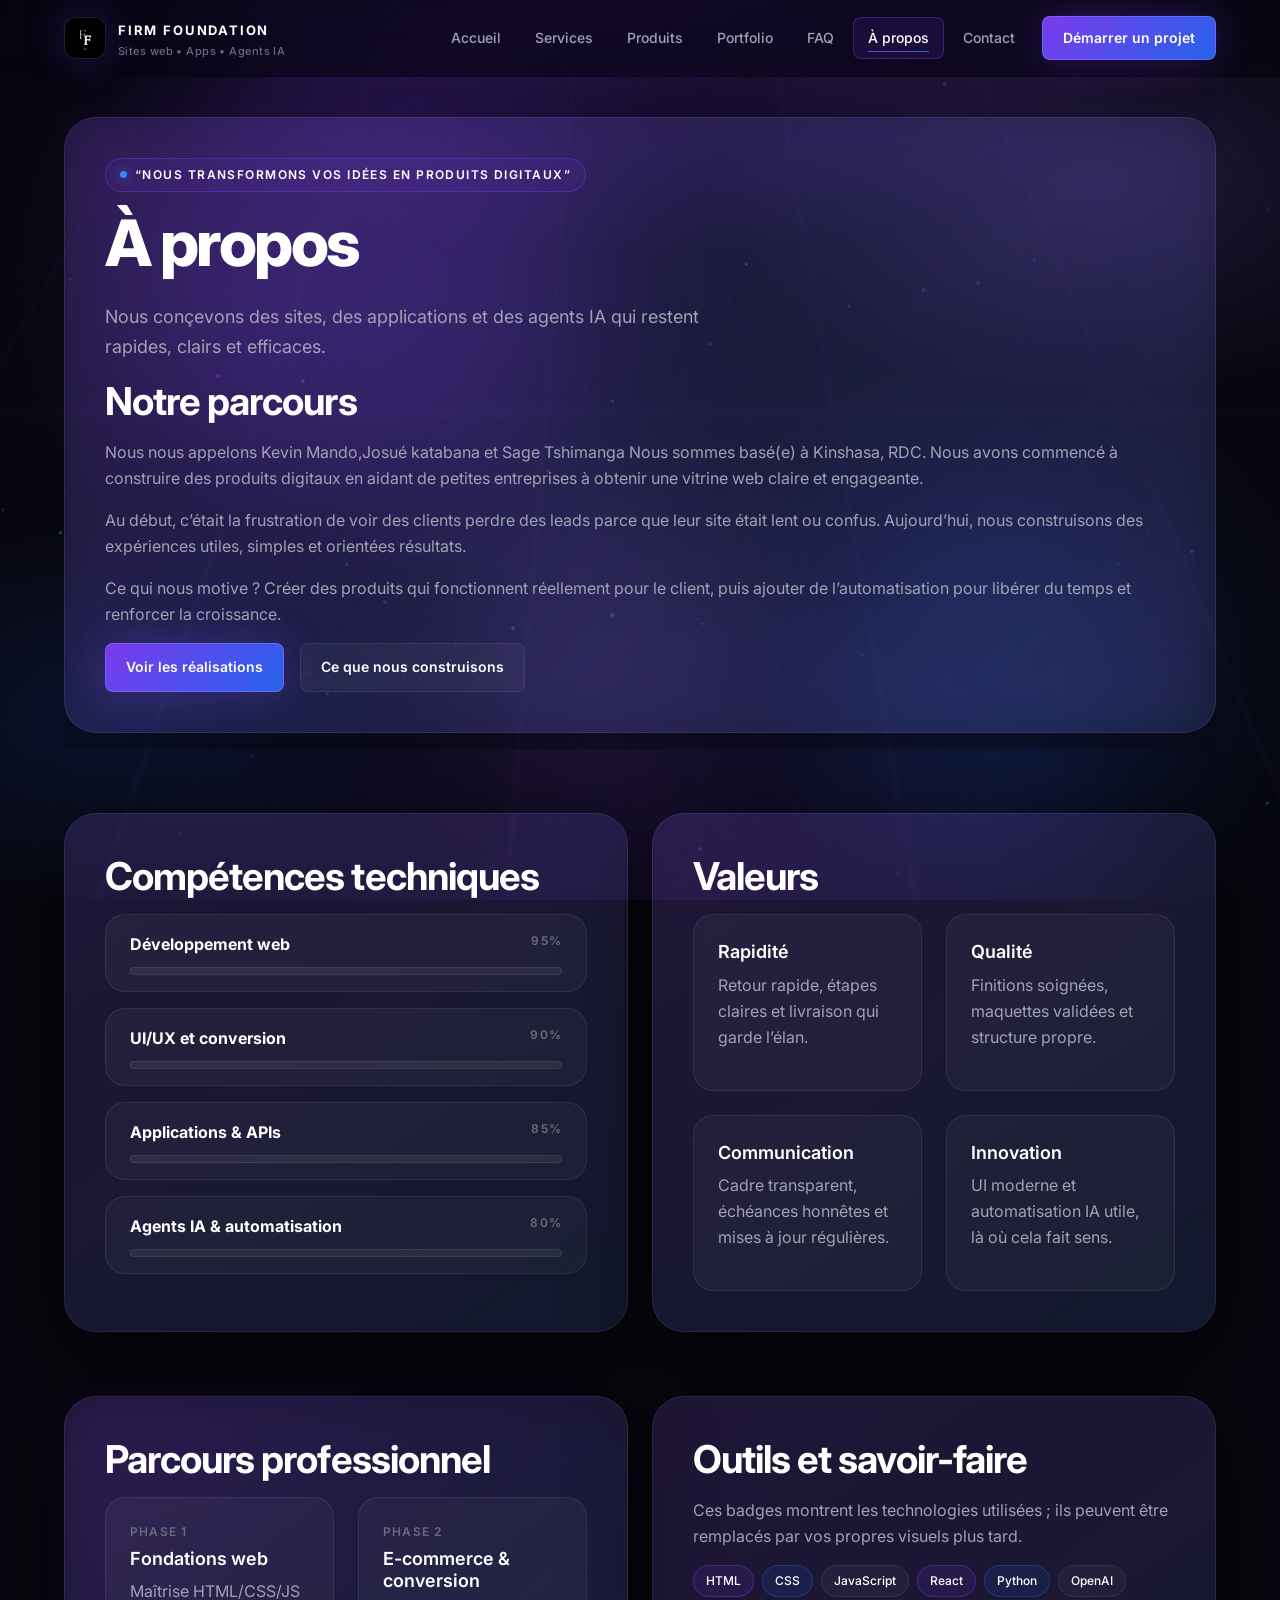
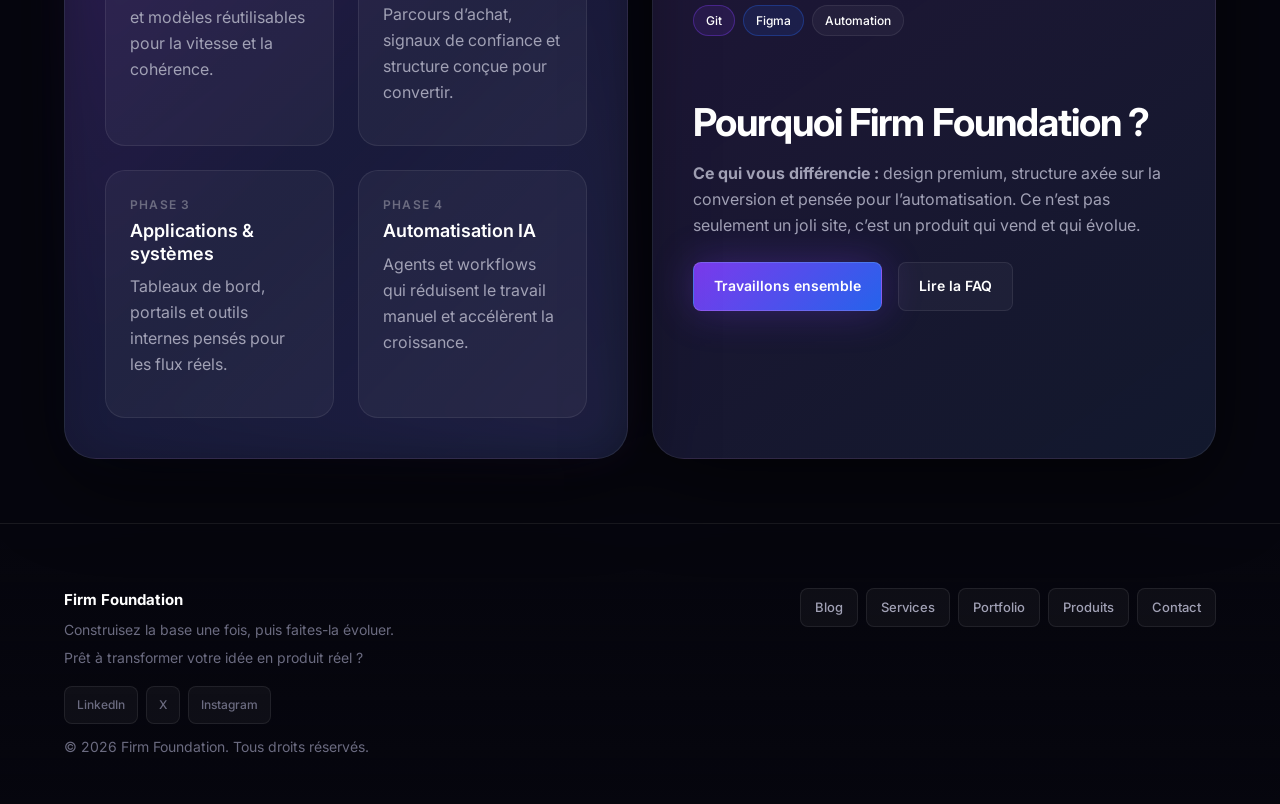
<file: about.html>
<!DOCTYPE html>
<html lang="fr">
  <head>
    <meta charset="UTF-8" />
    <meta name="viewport" content="width=device-width, initial-scale=1.0" />
    <title>À propos — Firm Foundation</title>
    <meta name="description" content="Histoire, compétences et parcours de Firm Foundation pour créer des produits digitaux performants." />
    <meta property="og:title" content="À propos — Firm Foundation" />
    <meta property="og:description" content="Histoire, compétences et parcours de Firm Foundation pour créer des produits digitaux performants." />
    <meta property="og:image" content="assets/logo.png" />
    <meta property="og:url" content="https://firmfoundation.example.com/about.html" />
    <meta name="twitter:card" content="summary_large_image" />
    <link rel="icon" href="assets/logo.png" />
    <link rel="preconnect" href="https://fonts.googleapis.com" />
    <link rel="preconnect" href="https://fonts.gstatic.com" crossorigin />
    <link href="https://fonts.googleapis.com/css2?family=Inter:wght@400;500;600;700;800&display=swap" rel="stylesheet" />
    <link rel="stylesheet" href="styles.css" />
  </head>
  <body>
    <div class="bg-canvas" aria-hidden="true">
      <div class="bg-gradient"></div>
      <div class="bg-grid"></div>
      <div class="bg-neon bg-neon--1"></div>
      <div class="bg-neon bg-neon--2"></div>
      <div class="bg-neon bg-neon--3"></div>
      <canvas class="bg-particles" id="bg-particles"></canvas>
      <div class="bg-noise"></div>
    </div>

    <header class="topbar">
      <div class="wrap inner">
        <a class="brand" href="index.html">
          <img class="logo" src="assets/logo.png" alt="Firm Foundation" width="40" height="40" />
          <div>
            <strong>Firm Foundation</strong>
            <span>Sites web • Apps • Agents IA</span>
          </div>
        </a>
        <button class="menu-btn" type="button" data-menu-btn aria-expanded="false" aria-label="Ouvrir le menu">
          <div class="menu-lines" aria-hidden="true"><span></span></div>
        </button>
        <nav class="nav" data-nav-wrap>
          <a href="index.html" data-nav>Accueil</a>
          <a href="services.html" data-nav>Services</a>
          <a href="products.html" data-nav>Produits</a>
          <a href="portfolio.html" data-nav>Portfolio</a>
          <a href="faq.html" data-nav>FAQ</a>
          <a href="about.html" data-nav>À propos</a>
          <a href="contact.html" data-nav>Contact</a>
          <a class="cta" href="contact.html">Démarrer un projet</a>
        </nav>
      </div>
    </header>

    <main class="wrap">
      <section class="hero">
        <div class="hero-grid">
          <div class="card pad glow-edge about-hero-card">
            <div class="eyebrow"><span class="dot"></span> “Nous transformons vos idées en produits digitaux”</div>
            <h1>À propos</h1>
            <p class="lead">
              Nous conçevons des sites, des applications et des agents IA qui restent rapides, clairs et efficaces.
            </p>

            <h2>Notre parcours</h2>
            <p>
              Nous nous appelons Kevin Mando,Josué katabana et Sage Tshimanga Nous sommes basé(e) à Kinshasa, RDC. Nous avons commencé à construire des produits digitaux en aidant de petites entreprises à obtenir une vitrine web claire et engageante.
            </p>
            <p>
              Au début, c’était la frustration de voir des clients perdre des leads parce que leur site était lent ou confus. Aujourd’hui, nous construisons des expériences utiles, simples et orientées résultats.
            </p>
            <p>
              Ce qui nous motive ? Créer des produits qui fonctionnent réellement pour le client, puis ajouter de l’automatisation pour libérer du temps et renforcer la croissance.
            </p>

            <div class="split" style="margin-top:14px">
              <a class="btn primary" href="portfolio.html">Voir les réalisations</a>
              <a class="btn" href="services.html">Ce que nous construisons</a>
            </div>
          </div>
        </div>
      </section>

      <section class="section">
        <div class="grid-2">
          <div class="card pad">
            <h2>Compétences techniques</h2>
            <div class="bars">
              <div class="bar" data-target="95">
                <div class="top"><b>Développement web</b><span class="meta">95%</span></div>
                <div class="track"><div class="fill"></div></div>
              </div>
              <div class="bar" data-target="90">
                <div class="top"><b>UI/UX et conversion</b><span class="meta">90%</span></div>
                <div class="track"><div class="fill"></div></div>
              </div>
              <div class="bar" data-target="85">
                <div class="top"><b>Applications & APIs</b><span class="meta">85%</span></div>
                <div class="track"><div class="fill"></div></div>
              </div>
              <div class="bar" data-target="80">
                <div class="top"><b>Agents IA & automatisation</b><span class="meta">80%</span></div>
                <div class="track"><div class="fill"></div></div>
              </div>
            </div>
          </div>

          <div class="card pad">
            <h2>Valeurs</h2>
            <div class="grid-2">
              <div class="tile">
                <h3>Rapidité</h3>
                <p>Retour rapide, étapes claires et livraison qui garde l’élan.</p>
              </div>
              <div class="tile">
                <h3>Qualité</h3>
                <p>Finitions soignées, maquettes validées et structure propre.</p>
              </div>
              <div class="tile">
                <h3>Communication</h3>
                <p>Cadre transparent, échéances honnêtes et mises à jour régulières.</p>
              </div>
              <div class="tile">
                <h3>Innovation</h3>
                <p>UI moderne et automatisation IA utile, là où cela fait sens.</p>
              </div>
            </div>
          </div>
        </div>
      </section>

      <section class="section">
        <div class="grid-2">
          <div class="card pad glow-edge">
            <h2>Parcours professionnel</h2>
            <div class="grid-2">
              <div class="tile">
                <div class="meta">Phase 1</div>
                <h3>Fondations web</h3>
                <p>Maîtrise HTML/CSS/JS et modèles réutilisables pour la vitesse et la cohérence.</p>
              </div>
              <div class="tile">
                <div class="meta">Phase 2</div>
                <h3>E-commerce & conversion</h3>
                <p>Parcours d’achat, signaux de confiance et structure conçue pour convertir.</p>
              </div>
              <div class="tile">
                <div class="meta">Phase 3</div>
                <h3>Applications & systèmes</h3>
                <p>Tableaux de bord, portails et outils internes pensés pour les flux réels.</p>
              </div>
              <div class="tile">
                <div class="meta">Phase 4</div>
                <h3>Automatisation IA</h3>
                <p>Agents et workflows qui réduisent le travail manuel et accélèrent la croissance.</p>
              </div>
            </div>
          </div>

          <div class="card pad">
            <h2>Outils et savoir-faire</h2>
            <p>Ces badges montrent les technologies utilisées ; ils peuvent être remplacés par vos propres visuels plus tard.</p>
            <div class="badges">
              <span class="badge">HTML</span>
              <span class="badge alt">CSS</span>
              <span class="badge dark">JavaScript</span>
              <span class="badge">React</span>
              <span class="badge alt">Python</span>
              <span class="badge dark">OpenAI</span>
              <span class="badge">Git</span>
              <span class="badge alt">Figma</span>
              <span class="badge dark">Automation</span>
            </div>

            <div class="section">
              <h2>Pourquoi Firm Foundation ?</h2>
              <p>
                <b>Ce qui vous différencie :</b> design premium, structure axée sur la conversion et pensée pour l’automatisation.
                Ce n’est pas seulement un joli site, c’est un produit qui vend et qui évolue.
              </p>
              <div class="split">
                <a class="btn primary" href="contact.html">Travaillons ensemble</a>
                <a class="btn" href="faq.html">Lire la FAQ</a>
              </div>
            </div>
          </div>
        </div>
      </section>
    </main>

    <footer>
      <div class="wrap foot">
        <div class="foot-brand">
          <strong>Firm Foundation</strong>
          <p>Construisez la base une fois, puis faites-la évoluer.</p>
          <p>Prêt à transformer votre idée en produit réel ?</p>
          <div class="foot-social">
            <a href="https://www.linkedin.com/in/firm-foundation-75b823404" target="_blank" rel="noopener noreferrer">LinkedIn</a>
            <a href="https://x.com/Firmfound_510" target="_blank" rel="noopener noreferrer">X</a>
            <a href="https://www.instagram.com/th_firm_foundation" target="_blank" rel="noopener noreferrer">Instagram</a>
          </div>
          <p style="margin-top:12px">© 2026 Firm Foundation. Tous droits réservés.</p>
        </div>
        <div class="links">
          <a href="blog.html">Blog</a>
          <a href="services.html">Services</a>
          <a href="portfolio.html">Portfolio</a>
          <a href="products.html">Produits</a>
          <a href="contact.html">Contact</a>
        </div>
      </div>
    </footer>

    <script src="script.js"></script>
  </body>
</html>
</file>
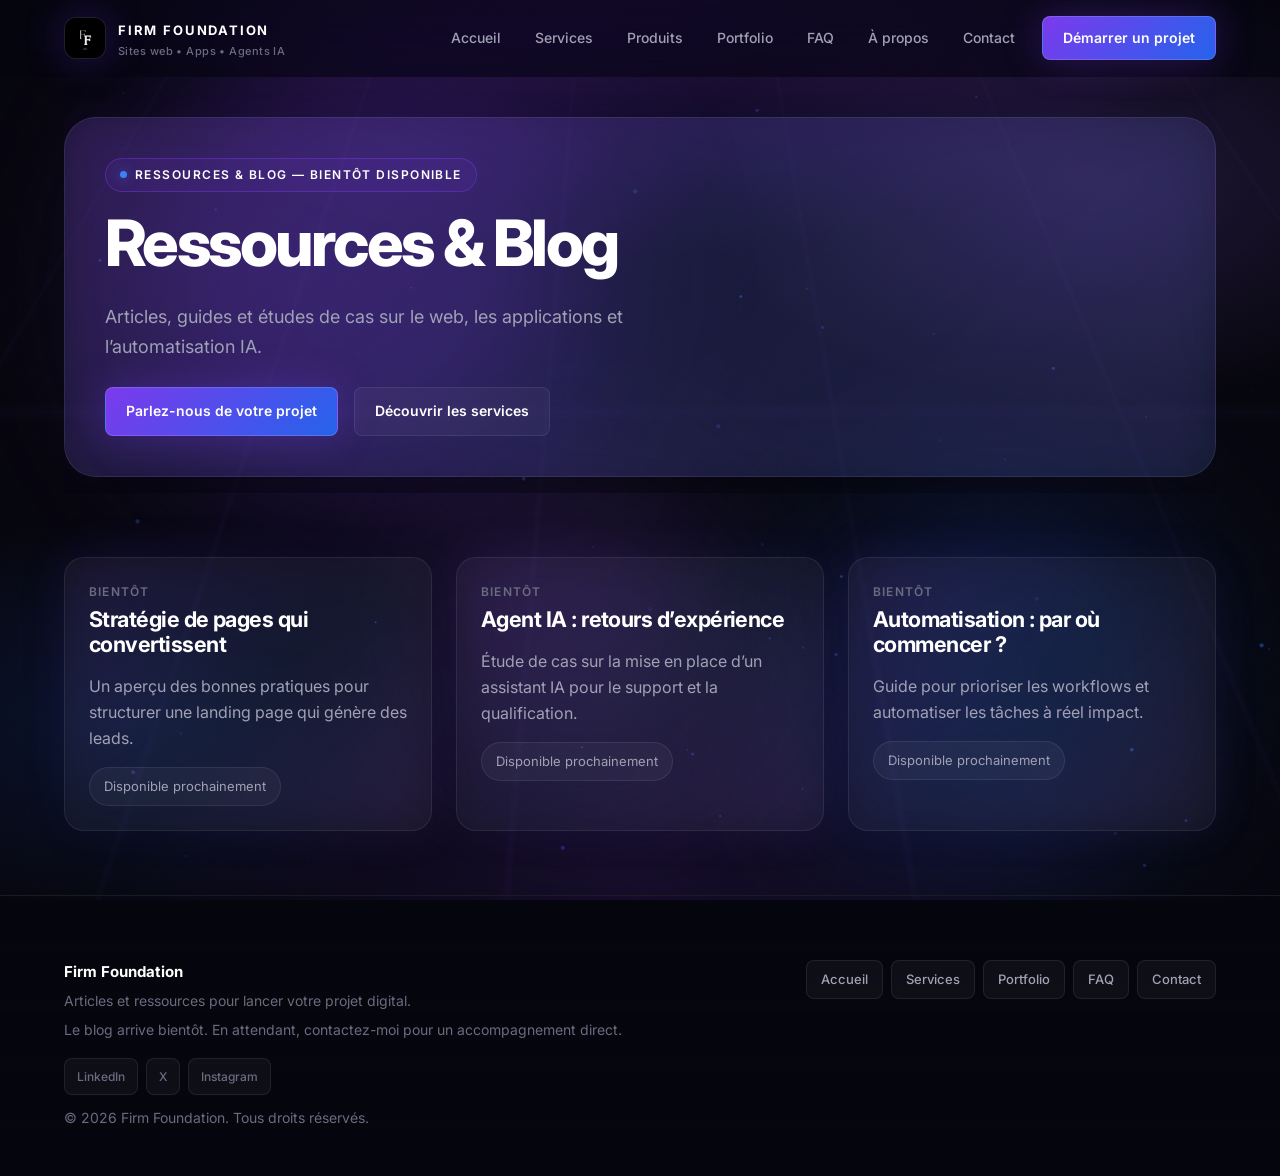
<file: blog.html>
<!DOCTYPE html>
<html lang="fr">
  <head>
    <meta charset="UTF-8" />
    <meta name="viewport" content="width=device-width, initial-scale=1.0" />
    <title>Blog — Firm Foundation</title>
    <meta name="description" content="Ressources et guides à venir sur le web, les applications et l’automatisation IA." />
    <meta property="og:title" content="Blog — Firm Foundation" />
    <meta property="og:description" content="Ressources et guides à venir sur le web, les applications et l’automatisation IA." />
    <meta property="og:image" content="assets/logo.png" />
    <meta property="og:url" content="https://firmfoundation.example.com/blog.html" />
    <meta name="twitter:card" content="summary_large_image" />
    <link rel="icon" href="assets/logo.png" />
    <link rel="preconnect" href="https://fonts.googleapis.com" />
    <link rel="preconnect" href="https://fonts.gstatic.com" crossorigin />
    <link href="https://fonts.googleapis.com/css2?family=Inter:wght@400;500;600;700;800&display=swap" rel="stylesheet" />
    <link rel="stylesheet" href="styles.css" />
  </head>
  <body>
    <div class="bg-canvas" aria-hidden="true">
      <div class="bg-gradient"></div>
      <div class="bg-grid"></div>
      <div class="bg-neon bg-neon--1"></div>
      <div class="bg-neon bg-neon--2"></div>
      <div class="bg-neon bg-neon--3"></div>
      <canvas class="bg-particles" id="bg-particles"></canvas>
      <div class="bg-noise"></div>
    </div>

    <header class="topbar">
      <div class="wrap inner">
        <a class="brand" href="index.html">
          <img class="logo" src="assets/logo.png" alt="Firm Foundation" width="40" height="40" />
          <div>
            <strong>Firm Foundation</strong>
            <span>Sites web • Apps • Agents IA</span>
          </div>
        </a>
        <button class="menu-btn" type="button" data-menu-btn aria-expanded="false" aria-label="Ouvrir le menu">
          <div class="menu-lines" aria-hidden="true"><span></span></div>
        </button>
        <nav class="nav" data-nav-wrap>
          <a href="index.html" data-nav>Accueil</a>
          <a href="services.html" data-nav>Services</a>
          <a href="products.html" data-nav>Produits</a>
          <a href="portfolio.html" data-nav>Portfolio</a>
          <a href="faq.html" data-nav>FAQ</a>
          <a href="about.html" data-nav>À propos</a>
          <a href="contact.html" data-nav>Contact</a>
          <a class="cta" href="contact.html">Démarrer un projet</a>
        </nav>
      </div>
    </header>

    <main class="wrap">
      <section class="hero">
        <div class="card pad glow-edge">
          <div class="eyebrow"><span class="dot"></span> Ressources & Blog — Bientôt disponible</div>
          <h1>Ressources & Blog</h1>
          <p class="lead">
            Articles, guides et études de cas sur le web, les applications et l’automatisation IA.
          </p>
          <div class="split">
            <a class="btn primary" href="contact.html">Parlez-nous de votre projet</a>
            <a class="btn" href="services.html">Découvrir les services</a>
          </div>
        </div>
      </section>

      <section class="section">
        <div class="grid-3">
          <article class="tile glow-edge" data-reveal>
            <div class="meta">Bientôt</div>
            <h2>Stratégie de pages qui convertissent</h2>
            <p>Un aperçu des bonnes pratiques pour structurer une landing page qui génère des leads.</p>
            <div class="pill">Disponible prochainement</div>
          </article>

          <article class="tile glow-edge" data-reveal>
            <div class="meta">Bientôt</div>
            <h2>Agent IA : retours d’expérience</h2>
            <p>Étude de cas sur la mise en place d’un assistant IA pour le support et la qualification.</p>
            <div class="pill">Disponible prochainement</div>
          </article>

          <article class="tile glow-edge" data-reveal>
            <div class="meta">Bientôt</div>
            <h2>Automatisation : par où commencer ?</h2>
            <p>Guide pour prioriser les workflows et automatiser les tâches à réel impact.</p>
            <div class="pill">Disponible prochainement</div>
          </article>
        </div>
      </section>
    </main>

    <footer>
      <div class="wrap foot">
        <div class="foot-brand">
          <strong>Firm Foundation</strong>
          <p>Articles et ressources pour lancer votre projet digital.</p>
          <p>Le blog arrive bientôt. En attendant, contactez-moi pour un accompagnement direct.</p>
          <div class="foot-social">
            <a href="https://www.linkedin.com/in/firm-foundation-75b823404" target="_blank" rel="noopener noreferrer">LinkedIn</a>
            <a href="https://x.com/Firmfound_510" target="_blank" rel="noopener noreferrer">X</a>
            <a href="https://www.instagram.com/th_firm_foundation" target="_blank" rel="noopener noreferrer">Instagram</a>
          </div>
          <p style="margin-top:12px">© 2026 Firm Foundation. Tous droits réservés.</p>
        </div>
        <div class="links">
          <a href="index.html">Accueil</a>
          <a href="services.html">Services</a>
          <a href="portfolio.html">Portfolio</a>
          <a href="faq.html">FAQ</a>
          <a href="contact.html">Contact</a>
        </div>
      </div>
    </footer>

    <script src="script.js"></script>
  </body>
</html>
</file>
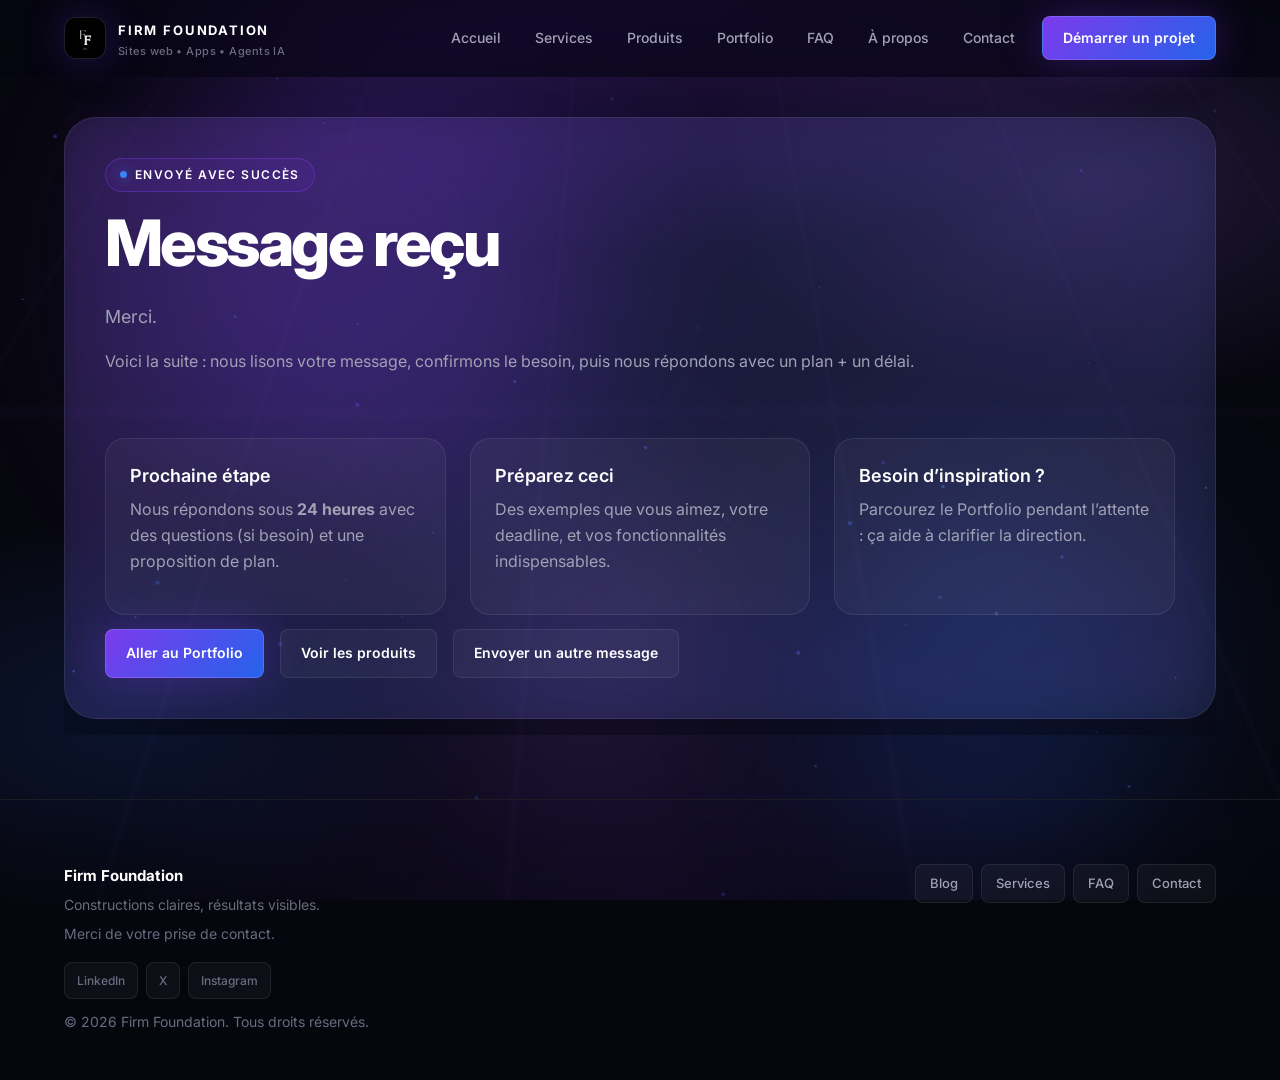
<file: confirmation.html>
<!DOCTYPE html>
<html lang="fr">
  <head>
    <meta charset="UTF-8" />
    <meta name="viewport" content="width=device-width, initial-scale=1.0" />
    <title>Confirmation — Firm Foundation</title>
    <meta name="description" content="Confirmation de message et prochaines étapes après votre contact avec Firm Foundation." />
    <meta property="og:title" content="Confirmation — Firm Foundation" />
    <meta property="og:description" content="Confirmation de message et prochaines étapes après votre contact avec Firm Foundation." />
    <meta property="og:image" content="assets/logo.png" />
    <meta property="og:url" content="https://firmfoundation.example.com/confirmation.html" />
    <meta name="twitter:card" content="summary_large_image" />
    <link rel="icon" href="assets/logo.png" />
    <link rel="preconnect" href="https://fonts.googleapis.com" />
    <link rel="preconnect" href="https://fonts.gstatic.com" crossorigin />
    <link href="https://fonts.googleapis.com/css2?family=Inter:wght@400;500;600;700;800&display=swap" rel="stylesheet" />
    <link rel="stylesheet" href="styles.css" />
  </head>
  <body>
    <div class="bg-canvas" aria-hidden="true">
      <div class="bg-gradient"></div>
      <div class="bg-grid"></div>
      <div class="bg-neon bg-neon--1"></div>
      <div class="bg-neon bg-neon--2"></div>
      <div class="bg-neon bg-neon--3"></div>
      <canvas class="bg-particles" id="bg-particles"></canvas>
      <div class="bg-noise"></div>
    </div>

    <header class="topbar">
      <div class="wrap inner">
        <a class="brand" href="index.html">
          <img class="logo" src="assets/logo.png" alt="Firm Foundation" width="40" height="40" />
          <div>
            <strong>Firm Foundation</strong>
            <span>Sites web • Apps • Agents IA</span>
          </div>
        </a>
        <button class="menu-btn" type="button" data-menu-btn aria-expanded="false" aria-label="Ouvrir le menu">
          <div class="menu-lines" aria-hidden="true"><span></span></div>
        </button>
        <nav class="nav" data-nav-wrap>
          <a href="index.html" data-nav>Accueil</a>
          <a href="services.html" data-nav>Services</a>
          <a href="products.html" data-nav>Produits</a>
          <a href="portfolio.html" data-nav>Portfolio</a>
          <a href="faq.html" data-nav>FAQ</a>
          <a href="about.html" data-nav>À propos</a>
          <a href="contact.html" data-nav>Contact</a>
          <a class="cta" href="contact.html">Démarrer un projet</a>
        </nav>
      </div>
    </header>

    <main class="wrap">
      <section class="hero">
        <div class="card pad glow-edge" data-confirmation>
          <div class="eyebrow"><span class="dot"></span> Envoyé avec succès</div>
          <h1>Message reçu</h1>
          <p class="lead" data-confirmation-line>Merci.</p>
          <p>
            Voici la suite : nous lisons votre message, confirmons le besoin, puis nous répondons avec un plan + un délai.
          </p>

          <div class="grid-3 section">
            <div class="tile">
              <h3>Prochaine étape</h3>
              <p>Nous répondons sous <b>24 heures</b> avec des questions (si besoin) et une proposition de plan.</p>
            </div>
            <div class="tile">
              <h3>Préparez ceci</h3>
              <p>Des exemples que vous aimez, votre deadline, et vos fonctionnalités indispensables.</p>
            </div>
            <div class="tile">
              <h3>Besoin d’inspiration ?</h3>
              <p>Parcourez le Portfolio pendant l’attente : ça aide à clarifier la direction.</p>
            </div>
          </div>

          <div class="split" style="margin-top:14px">
            <a class="btn primary" href="portfolio.html">Aller au Portfolio</a>
            <a class="btn" href="products.html">Voir les produits</a>
            <a class="btn" href="contact.html">Envoyer un autre message</a>
          </div>
        </div>
      </section>
    </main>

    <footer>
      <div class="wrap foot">
        <div class="foot-brand">
          <strong>Firm Foundation</strong>
          <p>Constructions claires, résultats visibles.</p>
          <p>Merci de votre prise de contact.</p>
          <div class="foot-social">
            <a href="https://www.linkedin.com/in/firm-foundation-75b823404" target="_blank" rel="noopener noreferrer">LinkedIn</a>
            <a href="https://x.com/Firmfound_510" target="_blank" rel="noopener noreferrer">X</a>
            <a href="https://www.instagram.com/th_firm_foundation" target="_blank" rel="noopener noreferrer">Instagram</a>
          </div>
          <p style="margin-top:12px">© 2026 Firm Foundation. Tous droits réservés.</p>
        </div>
        <div class="links">
          <a href="blog.html">Blog</a>
          <a href="services.html">Services</a>
          <a href="faq.html">FAQ</a>
          <a href="contact.html">Contact</a>
        </div>
      </div>
    </footer>

    <script src="script.js"></script>
  </body>
</html>
</file>
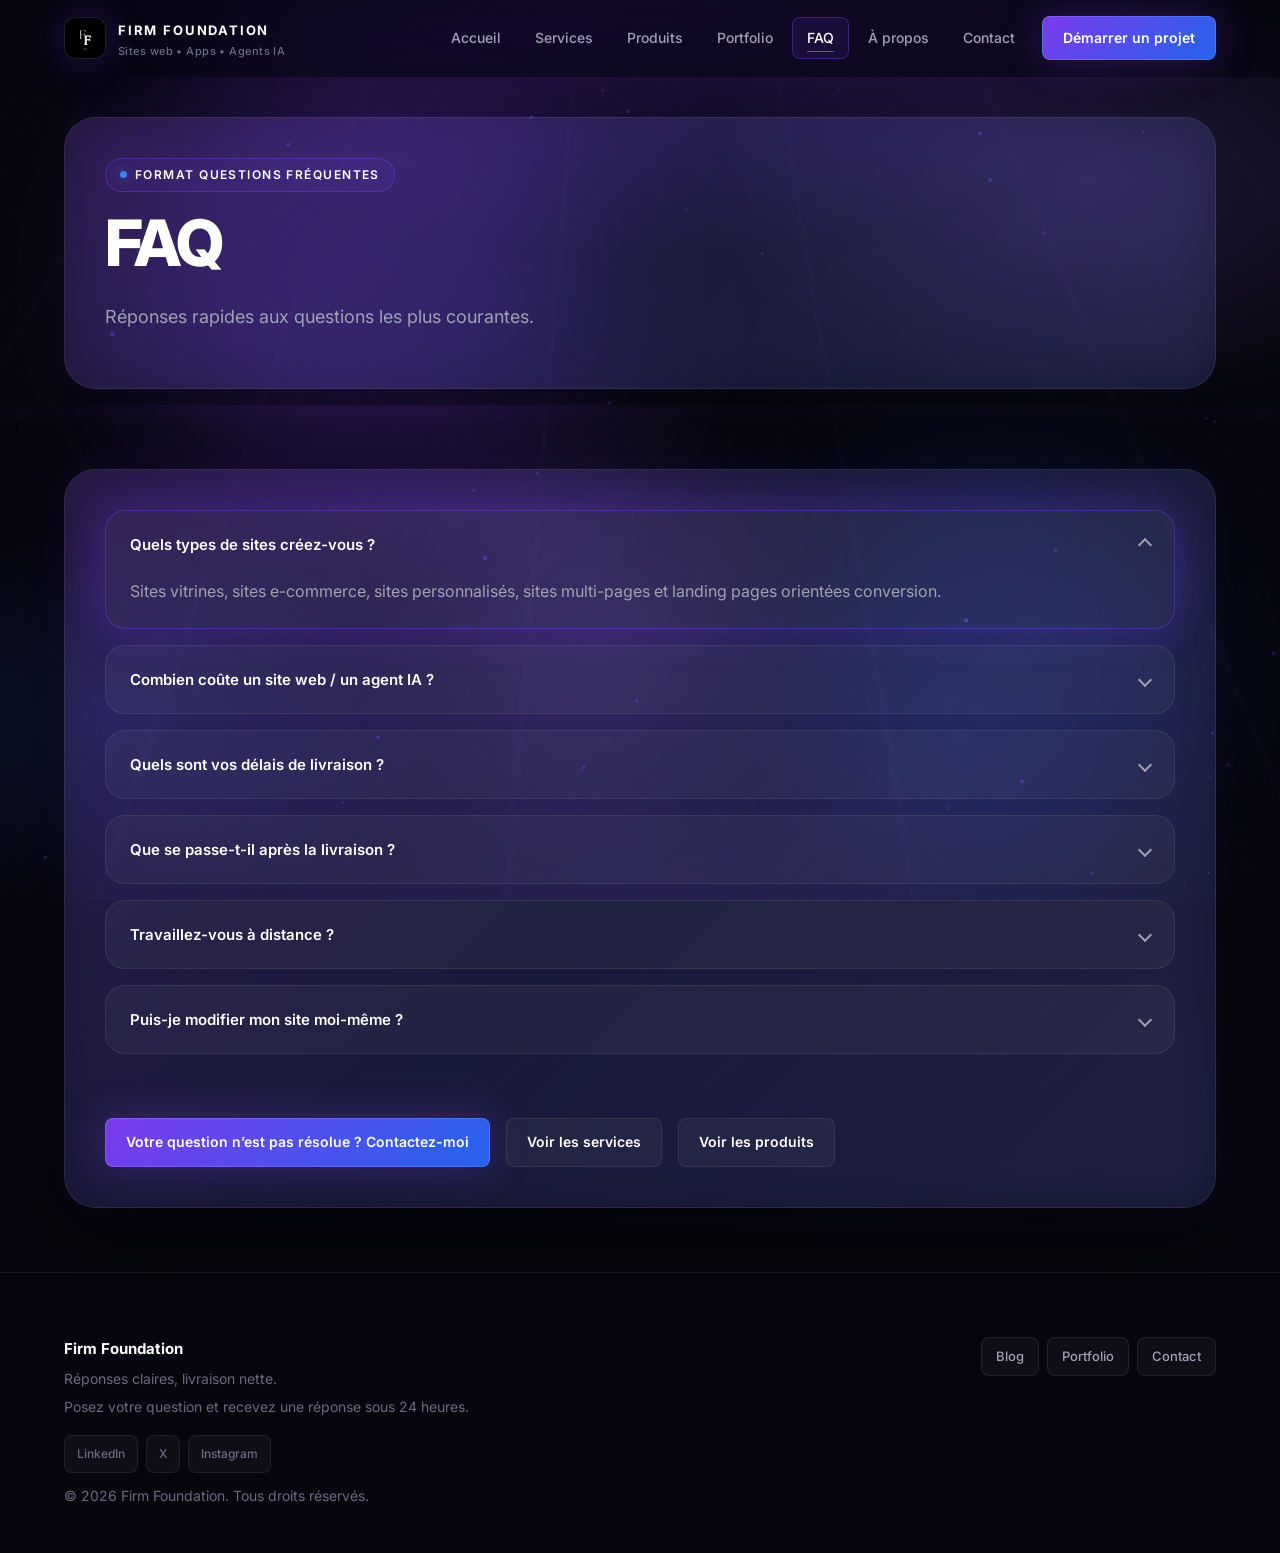
<file: faq.html>
<!DOCTYPE html>
<html lang="fr">
  <head>
    <meta charset="UTF-8" />
    <meta name="viewport" content="width=device-width, initial-scale=1.0" />
    <title>FAQ — Firm Foundation</title>
    <meta name="description" content="Questions fréquentes sur les sites web, agents IA, tarifs, délais et support." />
    <meta property="og:title" content="FAQ — Firm Foundation" />
    <meta property="og:description" content="Questions fréquentes sur les sites web, agents IA, tarifs, délais et support." />
    <meta property="og:image" content="assets/logo.png" />
    <meta property="og:url" content="https://firmfoundation.example.com/faq.html" />
    <meta name="twitter:card" content="summary_large_image" />
    <link rel="icon" href="assets/logo.png" />
    <link rel="preconnect" href="https://fonts.googleapis.com" />
    <link rel="preconnect" href="https://fonts.gstatic.com" crossorigin />
    <link href="https://fonts.googleapis.com/css2?family=Inter:wght@400;500;600;700;800&display=swap" rel="stylesheet" />
    <link rel="stylesheet" href="styles.css" />
  </head>
  <body>
    <div class="bg-canvas" aria-hidden="true">
      <div class="bg-gradient"></div>
      <div class="bg-grid"></div>
      <div class="bg-neon bg-neon--1"></div>
      <div class="bg-neon bg-neon--2"></div>
      <div class="bg-neon bg-neon--3"></div>
      <canvas class="bg-particles" id="bg-particles"></canvas>
      <div class="bg-noise"></div>
    </div>

    <header class="topbar">
      <div class="wrap inner">
        <a class="brand" href="index.html">
          <img class="logo" src="assets/logo.png" alt="Firm Foundation" width="40" height="40" />
          <div>
            <strong>Firm Foundation</strong>
            <span>Sites web • Apps • Agents IA</span>
          </div>
        </a>
        <button class="menu-btn" type="button" data-menu-btn aria-expanded="false" aria-label="Ouvrir le menu">
          <div class="menu-lines" aria-hidden="true"><span></span></div>
        </button>
        <nav class="nav" data-nav-wrap>
          <a href="index.html" data-nav>Accueil</a>
          <a href="services.html" data-nav>Services</a>
          <a href="products.html" data-nav>Produits</a>
          <a href="portfolio.html" data-nav>Portfolio</a>
          <a href="faq.html" data-nav>FAQ</a>
          <a href="about.html" data-nav>À propos</a>
          <a href="contact.html" data-nav>Contact</a>
          <a class="cta" href="contact.html">Démarrer un projet</a>
        </nav>
      </div>
    </header>

    <main class="wrap">
      <section class="hero">
        <div class="card pad glow-edge">
          <div class="eyebrow"><span class="dot"></span> Format questions fréquentes</div>
          <h1>FAQ</h1>
          <p class="lead">Réponses rapides aux questions les plus courantes.</p>
        </div>
      </section>

      <section class="section">
        <div class="card pad glow-edge">
          <div class="accordion" data-accordion>
            <div class="acc" data-open="true">
              <button type="button">
                <span>Quels types de sites créez-vous ?</span>
                <i class="chev" aria-hidden="true"></i>
              </button>
              <div class="panel">
                Sites vitrines, sites e-commerce, sites personnalisés, sites multi-pages et landing pages orientées conversion.
              </div>
            </div>

            <div class="acc" data-open="false">
              <button type="button">
                <span>Combien coûte un site web / un agent IA ?</span>
                <i class="chev" aria-hidden="true"></i>
              </button>
              <div class="panel">
                Les tarifs varient selon le périmètre. Planchers :
                <ul class="list">
                  <li><b>Site vitrine :</b> à partir de 900 €</li>
                  <li><b>Site e-commerce :</b> à partir de 2 500 €</li>
                  <li><b>Application mobile :</b> à partir de 1 500 €</li>
                  <li><b>Agent IA :</b> à partir de 2 000 €</li>
                </ul>
                Ces fourchettes permettent de se qualifier rapidement avant de définir le scope exact.
              </div>
            </div>

            <div class="acc" data-open="false">
              <button type="button">
                <span>Quels sont vos délais de livraison ?</span>
                <i class="chev" aria-hidden="true"></i>
              </button>
              <div class="panel">
                La livraison est généralement de 7 à 21 jours selon la complexité, le nombre de pages et les intégrations (paiements, calendriers, CRM, workflows IA).
              </div>
            </div>

            <div class="acc" data-open="false">
              <button type="button">
                <span>Que se passe-t-il après la livraison ?</span>
                <i class="chev" aria-hidden="true"></i>
              </button>
              <div class="panel">
                Vous recevez un kit de transfert, une formation basique et une maintenance optionnelle (mises à jour, sauvegardes, améliorations, réglage de l’automation).
              </div>
            </div>

            <div class="acc" data-open="false">
              <button type="button">
                <span>Travaillez-vous à distance ?</span>
                <i class="chev" aria-hidden="true"></i>
              </button>
              <div class="panel">
                Oui. Workflow à distance avec communication claire et itérations rapides. Si du travail local est requis, nous pouvons en discuter.
              </div>
            </div>

            <div class="acc" data-open="false">
              <button type="button">
                <span>Puis-je modifier mon site moi-même ?</span>
                <i class="chev" aria-hidden="true"></i>
              </button>
              <div class="panel">
                Oui. Nous pouvons construire des sections éditables et fournir une formation. Pour les sites plus grands, nous pouvons intégrer un CMS et documenter le workflow.
              </div>
            </div>
          </div>

          <div class="section">
            <div class="split">
              <a class="btn primary" href="contact.html">Votre question n’est pas résolue ? Contactez-moi</a>
              <a class="btn" href="services.html">Voir les services</a>
              <a class="btn" href="products.html">Voir les produits</a>
            </div>
          </div>
        </div>
      </section>
    </main>

    <footer>
      <div class="wrap foot">
        <div class="foot-brand">
          <strong>Firm Foundation</strong>
          <p>Réponses claires, livraison nette.</p>
          <p>Posez votre question et recevez une réponse sous 24 heures.</p>
          <div class="foot-social">
            <a href="https://www.linkedin.com/in/firm-foundation-75b823404" target="_blank" rel="noopener noreferrer">LinkedIn</a>
            <a href="https://x.com/Firmfound_510" target="_blank" rel="noopener noreferrer">X</a>
            <a href="https://www.instagram.com/th_firm_foundation" target="_blank" rel="noopener noreferrer">Instagram</a>
          </div>
          <p style="margin-top:12px">© 2026 Firm Foundation. Tous droits réservés.</p>
        </div>
        <div class="links">
          <a href="blog.html">Blog</a>
          <a href="portfolio.html">Portfolio</a>
          <a href="contact.html">Contact</a>
        </div>
      </div>
    </footer>

    <script src="script.js"></script>
  </body>
</html>
</file>
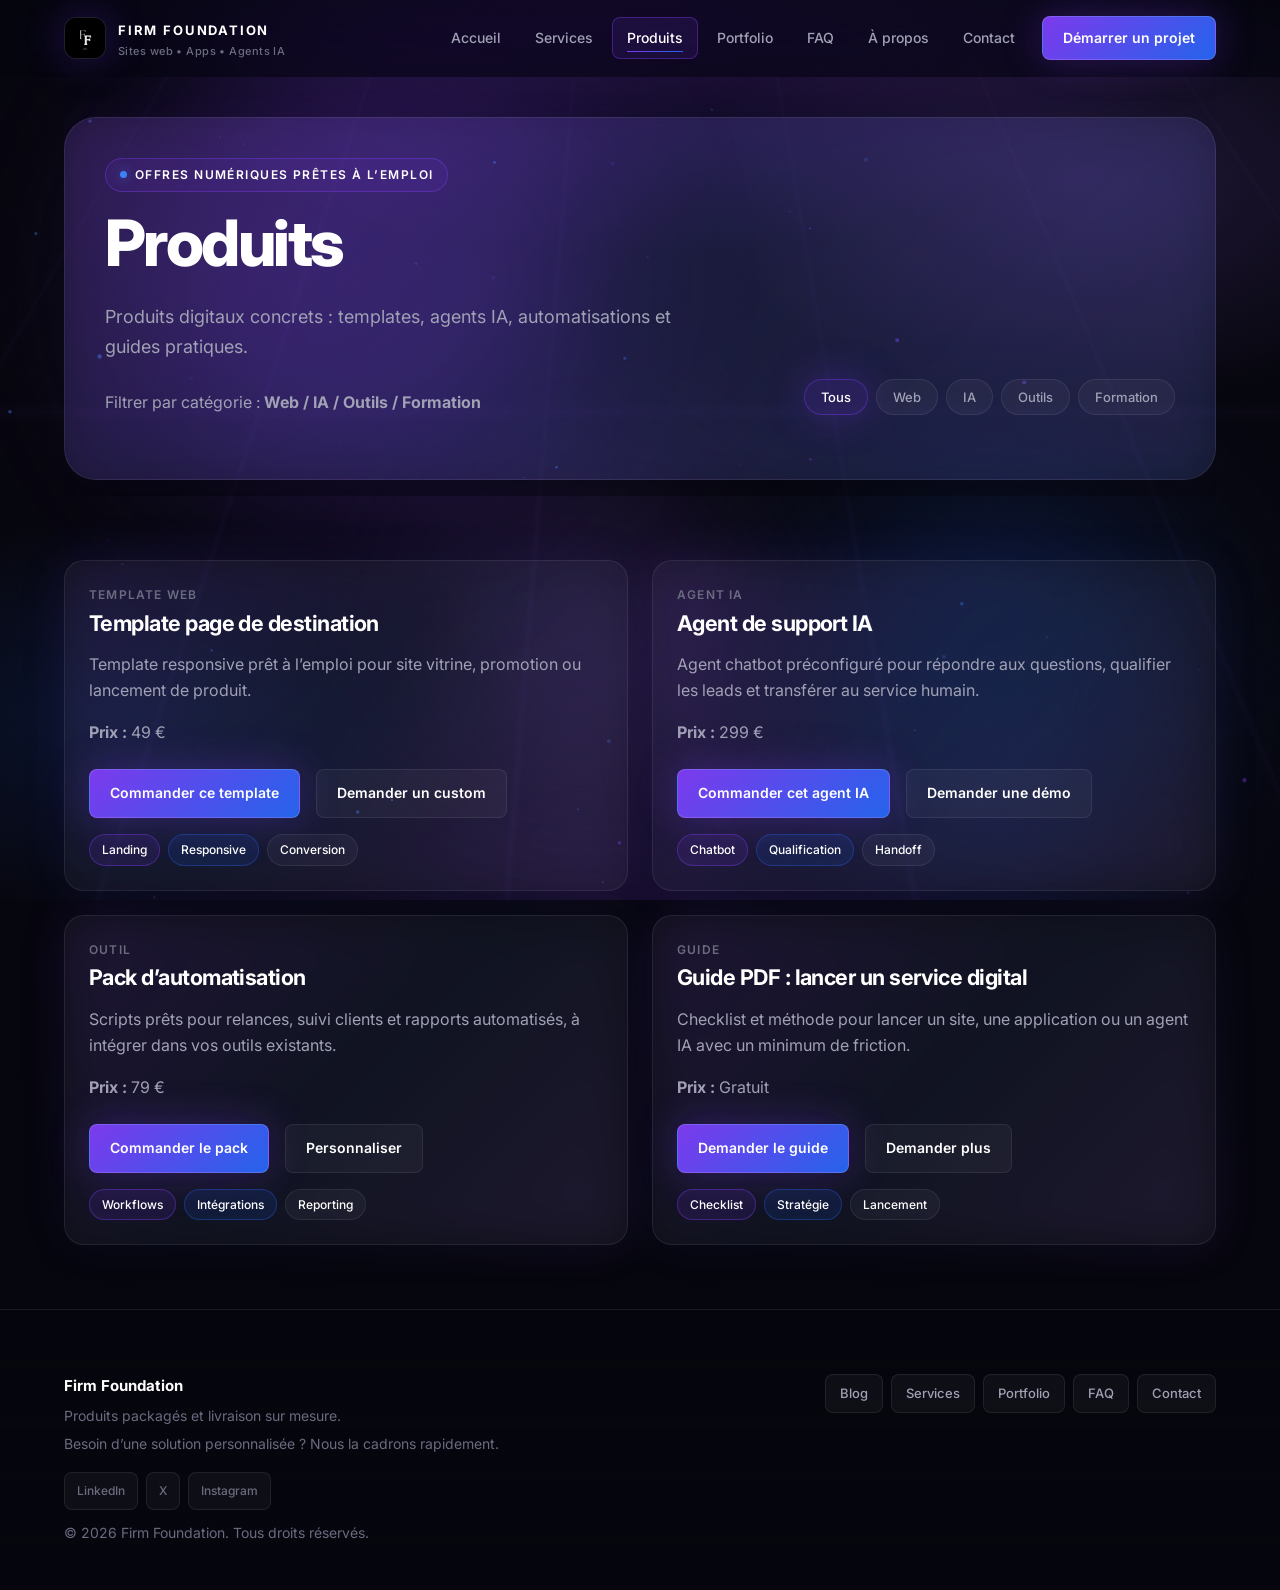
<file: products.html>
<!DOCTYPE html>
<html lang="fr">
  <head>
    <meta charset="UTF-8" />
    <meta name="viewport" content="width=device-width, initial-scale=1.0" />
    <title>Produits — Firm Foundation</title>
    <meta name="description" content="Boutique de produits digitaux : templates, agents IA, scripts d’automatisation et guides pratiques." />
    <meta property="og:title" content="Produits — Firm Foundation" />
    <meta property="og:description" content="Boutique de produits digitaux : templates, agents IA, scripts d’automatisation et guides pratiques." />
    <meta property="og:image" content="assets/logo.png" />
    <meta property="og:url" content="https://firmfoundation.example.com/products.html" />
    <meta name="twitter:card" content="summary_large_image" />
    <link rel="icon" href="assets/logo.png" />
    <link rel="preconnect" href="https://fonts.googleapis.com" />
    <link rel="preconnect" href="https://fonts.gstatic.com" crossorigin />
    <link rel="stylesheet" href="styles.css" />
  </head>
  <body>
    <div class="bg-canvas" aria-hidden="true">
      <div class="bg-gradient"></div>
      <div class="bg-grid"></div>
      <div class="bg-neon bg-neon--1"></div>
      <div class="bg-neon bg-neon--2"></div>
      <div class="bg-neon bg-neon--3"></div>
      <canvas class="bg-particles" id="bg-particles"></canvas>
      <div class="bg-noise"></div>
    </div>

    <header class="topbar">
      <div class="wrap inner">
        <a class="brand" href="index.html">
          <img class="logo" src="assets/logo.png" alt="Firm Foundation" width="40" height="40" />
          <div>
            <strong>Firm Foundation</strong>
            <span>Sites web • Apps • Agents IA</span>
          </div>
        </a>
        <button class="menu-btn" type="button" data-menu-btn aria-expanded="false" aria-label="Ouvrir le menu">
          <div class="menu-lines" aria-hidden="true"><span></span></div>
        </button>
        <nav class="nav" data-nav-wrap>
          <a href="index.html" data-nav>Accueil</a>
          <a href="services.html" data-nav>Services</a>
          <a href="products.html" data-nav>Produits</a>
          <a href="portfolio.html" data-nav>Portfolio</a>
          <a href="faq.html" data-nav>FAQ</a>
          <a href="about.html" data-nav>À propos</a>
          <a href="contact.html" data-nav>Contact</a>
          <a class="cta" href="contact.html">Démarrer un projet</a>
        </nav>
      </div>
    </header>

    <main class="wrap">
      <section class="hero">
        <div class="card pad glow-edge">
          <div class="eyebrow"><span class="dot"></span> Offres numériques prêtes à l’emploi</div>
          <h1>Produits</h1>
          <p class="lead">
            Produits digitaux concrets : templates, agents IA, automatisations et guides pratiques.
          </p>

          <div class="section-head" style="margin-top:14px">
            <p style="margin:0">Filtrer par catégorie : <b>Web / IA / Outils / Formation</b></p>
            <div class="filters" data-filter-group>
              <button class="chip" type="button" data-filter="all" aria-pressed="true">Tous</button>
              <button class="chip" type="button" data-filter="web" aria-pressed="false">Web</button>
              <button class="chip" type="button" data-filter="ai" aria-pressed="false">IA</button>
              <button class="chip" type="button" data-filter="tools" aria-pressed="false">Outils</button>
              <button class="chip" type="button" data-filter="training" aria-pressed="false">Formation</button>
            </div>
          </div>
        </div>
      </section>

      <section class="section">
        <div class="grid-2">
          <article class="tile glow-edge" data-card data-kind="web" data-reveal>
            <div class="meta">Template web</div>
            <h2>Template page de destination</h2>
            <p>Template responsive prêt à l’emploi pour site vitrine, promotion ou lancement de produit.</p>
            <p><strong>Prix :</strong> 49 €</p>
            <div class="split">
              <a class="btn primary" href="contact.html">Commander ce template</a>
              <a class="btn" href="contact.html">Demander un custom</a>
            </div>
            <div class="badges">
              <span class="badge">Landing</span><span class="badge alt">Responsive</span><span class="badge dark">Conversion</span>
            </div>
          </article>

          <article class="tile glow-edge" data-card data-kind="ai" data-reveal>
            <div class="meta">Agent IA</div>
            <h2>Agent de support IA</h2>
            <p>Agent chatbot préconfiguré pour répondre aux questions, qualifier les leads et transférer au service humain.</p>
            <p><strong>Prix :</strong> 299 €</p>
            <div class="split">
              <a class="btn primary" href="contact.html">Commander cet agent IA</a>
              <a class="btn" href="contact.html">Demander une démo</a>
            </div>
            <div class="badges">
              <span class="badge">Chatbot</span><span class="badge alt">Qualification</span><span class="badge dark">Handoff</span>
            </div>
          </article>

          <article class="tile glow-edge" data-card data-kind="tools" data-reveal>
            <div class="meta">Outil</div>
            <h2>Pack d’automatisation</h2>
            <p>Scripts prêts pour relances, suivi clients et rapports automatisés, à intégrer dans vos outils existants.</p>
            <p><strong>Prix :</strong> 79 €</p>
            <div class="split">
              <a class="btn primary" href="contact.html">Commander le pack</a>
              <a class="btn" href="contact.html">Personnaliser</a>
            </div>
            <div class="badges">
              <span class="badge">Workflows</span><span class="badge alt">Intégrations</span><span class="badge dark">Reporting</span>
            </div>
          </article>

          <article class="tile glow-edge" data-card data-kind="training" data-reveal>
            <div class="meta">Guide</div>
            <h2>Guide PDF : lancer un service digital</h2>
            <p>Checklist et méthode pour lancer un site, une application ou un agent IA avec un minimum de friction.</p>
            <p><strong>Prix :</strong> Gratuit</p>
            <div class="split">
              <a class="btn primary" href="contact.html">Demander le guide</a>
              <a class="btn" href="contact.html">Demander plus</a>
            </div>
            <div class="badges">
              <span class="badge">Checklist</span><span class="badge alt">Stratégie</span><span class="badge dark">Lancement</span>
            </div>
          </article>
        </div>
      </section>
    </main>

    <footer>
      <div class="wrap foot">
        <div class="foot-brand">
          <strong>Firm Foundation</strong>
          <p>Produits packagés et livraison sur mesure.</p>
          <p>Besoin d’une solution personnalisée ? Nous la cadrons rapidement.</p>
          <div class="foot-social">
            <a href="https://www.linkedin.com/in/firm-foundation-75b823404" target="_blank" rel="noopener noreferrer">LinkedIn</a>
            <a href="https://x.com/Firmfound_510" target="_blank" rel="noopener noreferrer">X</a>
            <a href="https://www.instagram.com/th_firm_foundation" target="_blank" rel="noopener noreferrer">Instagram</a>
          </div>
          <p style="margin-top:12px">© 2026 Firm Foundation. Tous droits réservés.</p>
        </div>
        <div class="links">
          <a href="blog.html">Blog</a>
          <a href="services.html">Services</a>
          <a href="portfolio.html">Portfolio</a>
          <a href="faq.html">FAQ</a>
          <a href="contact.html">Contact</a>
        </div>
      </div>
    </footer>

    <script src="script.js"></script>
  </body>
</html>
</file>
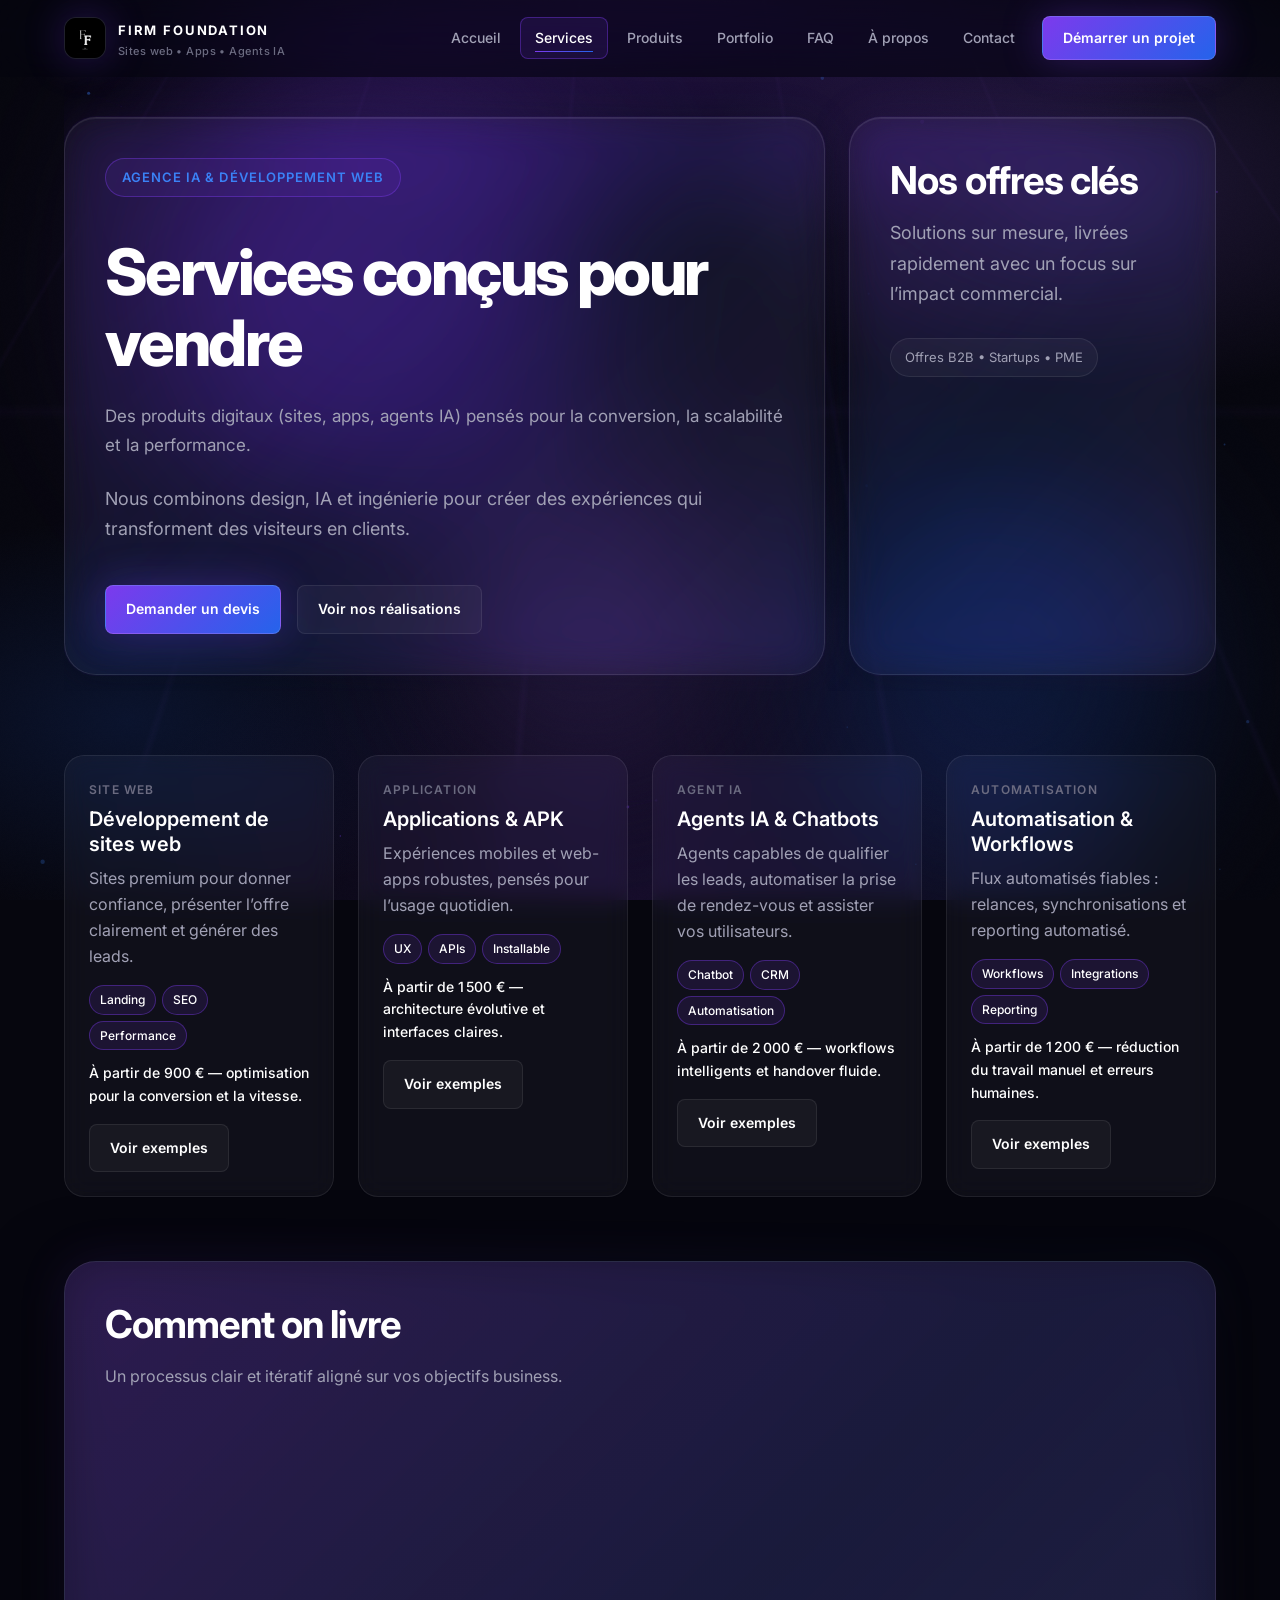
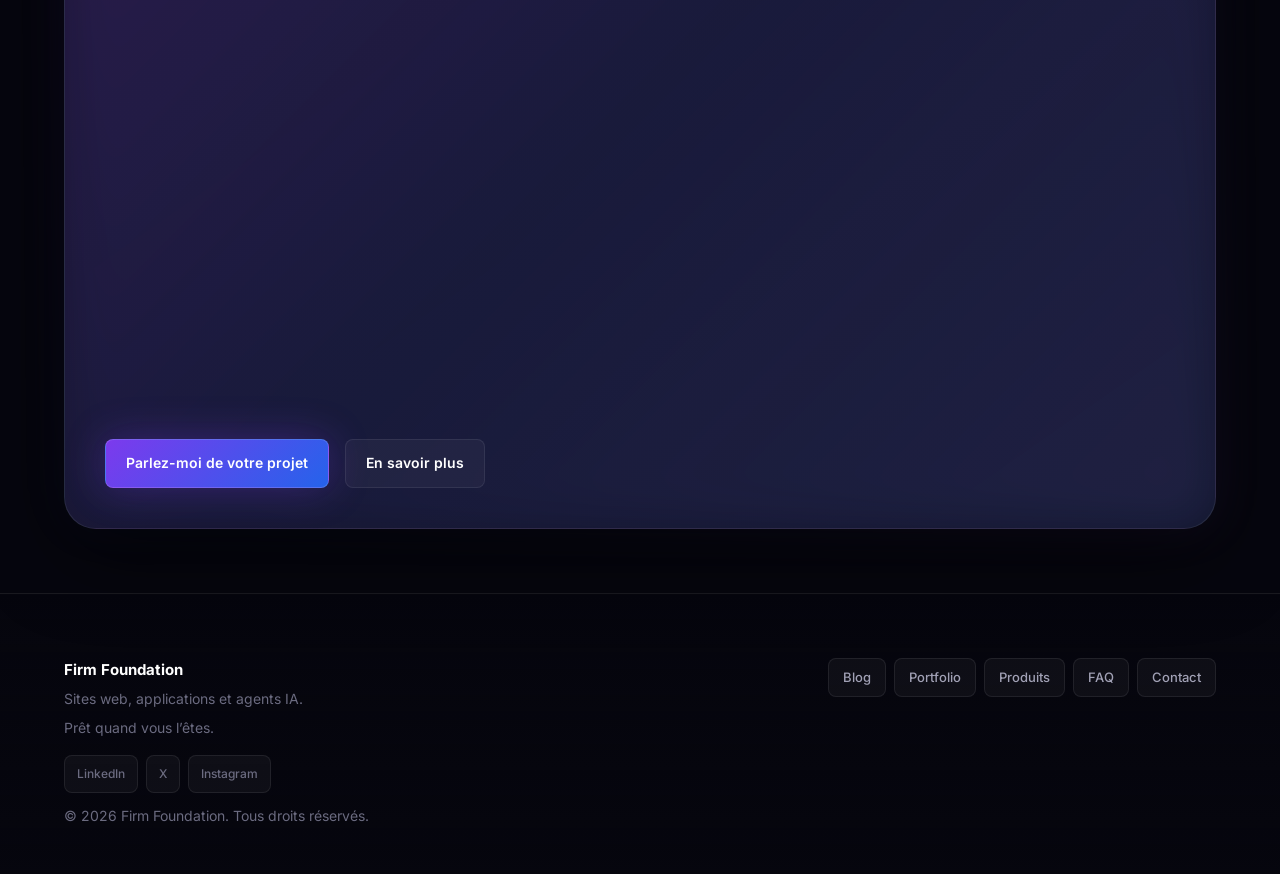
<file: services.html>
<!DOCTYPE html>
<html lang="fr">
  <head>
    <meta charset="UTF-8" />
    <meta name="viewport" content="width=device-width, initial-scale=1.0" />
    <title>Services — Firm Foundation</title>
    <meta name="description" content="Découvrez les services de Firm Foundation : développement web, applications et agents IA orientés conversion." />
    <meta property="og:title" content="Services — Firm Foundation" />
    <meta property="og:description" content="Découvrez les services de Firm Foundation : développement web, applications et agents IA orientés conversion." />
    <meta property="og:image" content="assets/logo.png" />
    <meta property="og:url" content="https://firmfoundation.example.com/services.html" />
    <meta name="twitter:card" content="summary_large_image" />
    <link rel="icon" href="assets/logo.png" />
    <link rel="preconnect" href="https://fonts.googleapis.com" />
    <link rel="preconnect" href="https://fonts.gstatic.com" crossorigin />
    <link href="https://fonts.googleapis.com/css2?family=Inter:wght@400;500;600;700;800&display=swap" rel="stylesheet" />
    <link rel="stylesheet" href="styles.css" />
  </head>
  <body>
    <div class="bg-canvas" aria-hidden="true">
      <div class="bg-gradient"></div>
      <div class="bg-grid"></div>
      <div class="bg-neon bg-neon--1"></div>
      <div class="bg-neon bg-neon--2"></div>
      <div class="bg-neon bg-neon--3"></div>
      <canvas class="bg-particles" id="bg-particles"></canvas>
      <div class="bg-noise"></div>
    </div>

    <header class="topbar">
      <div class="wrap inner">
        <a class="brand" href="index.html">
          <img class="logo" src="assets/logo.png" alt="Firm Foundation" width="40" height="40" />
          <div>
            <strong>Firm Foundation</strong>
            <span>Sites web • Apps • Agents IA</span>
          </div>
        </a>
        <button class="menu-btn" type="button" data-menu-btn aria-expanded="false" aria-label="Ouvrir le menu">
          <div class="menu-lines" aria-hidden="true"><span></span></div>
        </button>
        <nav class="nav" data-nav-wrap>
          <a href="index.html" data-nav>Accueil</a>
          <a href="services.html" data-nav>Services</a>
          <a href="products.html" data-nav>Produits</a>
          <a href="portfolio.html" data-nav>Portfolio</a>
          <a href="faq.html" data-nav>FAQ</a>
          <a href="about.html" data-nav>À propos</a>
          <a href="contact.html" data-nav>Contact</a>
          <a class="cta" href="contact.html">Démarrer un projet</a>
        </nav>
      </div>
    </header>

    <main class="wrap">
      <section class="hero">
        <div class="hero-grid">
          <div class="card pad glass glow-edge" data-reveal>
            <div class="hero-badge">Agence IA & Développement Web</div>
            <h1>Services conçus pour vendre</h1>
            <p class="hero-subtitle">Des produits digitaux (sites, apps, agents IA) pensés pour la conversion, la scalabilité et la performance.</p>
            <p class="lead">Nous combinons design, IA et ingénierie pour créer des expériences qui transforment des visiteurs en clients.</p>
            <div class="hero-actions">
              <a class="btn primary" href="contact.html">Demander un devis</a>
              <a class="btn secondary" href="portfolio.html">Voir nos réalisations</a>
            </div>
          </div>

          <aside class="card pad glass glow-edge" data-reveal>
            <h2>Nos offres clés</h2>
            <p class="lead">Solutions sur mesure, livrées rapidement avec un focus sur l’impact commercial.</p>
            <div class="pill" style="margin-top:12px">Offres B2B • Startups • PME</div>
          </aside>
        </div>
      </section>

      <section class="section">
        <div class="grid-4">
          <article class="portfolio-card" data-reveal>
            <div class="meta">Site web</div>
            <h3>Développement de sites web</h3>
            <p>Sites premium pour donner confiance, présenter l’offre clairement et générer des leads.</p>
            <div class="tags"><span class="tag">Landing</span><span class="tag">SEO</span><span class="tag">Performance</span></div>
            <p class="result" style="margin-top:12px">À partir de 900 € — optimisation pour la conversion et la vitesse.</p>
            <a class="btn secondary" href="portfolio.html">Voir exemples</a>
          </article>

          <article class="portfolio-card" data-reveal>
            <div class="meta">Application</div>
            <h3>Applications & APK</h3>
            <p>Expériences mobiles et web-apps robustes, pensés pour l’usage quotidien.</p>
            <div class="tags"><span class="tag">UX</span><span class="tag">APIs</span><span class="tag">Installable</span></div>
            <p class="result" style="margin-top:12px">À partir de 1 500 € — architecture évolutive et interfaces claires.</p>
            <a class="btn secondary" href="portfolio.html">Voir exemples</a>
          </article>

          <article class="portfolio-card" data-reveal>
            <div class="meta">Agent IA</div>
            <h3>Agents IA & Chatbots</h3>
            <p>Agents capables de qualifier les leads, automatiser la prise de rendez-vous et assister vos utilisateurs.</p>
            <div class="tags"><span class="tag">Chatbot</span><span class="tag">CRM</span><span class="tag">Automatisation</span></div>
            <p class="result" style="margin-top:12px">À partir de 2 000 € — workflows intelligents et handover fluide.</p>
            <a class="btn secondary" href="portfolio.html">Voir exemples</a>
          </article>

          <article class="portfolio-card" data-reveal>
            <div class="meta">Automatisation</div>
            <h3>Automatisation & Workflows</h3>
            <p>Flux automatisés fiables : relances, synchronisations et reporting automatisé.</p>
            <div class="tags"><span class="tag">Workflows</span><span class="tag">Integrations</span><span class="tag">Reporting</span></div>
            <p class="result" style="margin-top:12px">À partir de 1 200 € — réduction du travail manuel et erreurs humaines.</p>
            <a class="btn secondary" href="portfolio.html">Voir exemples</a>
          </article>
        </div>
      </section>

      <section class="section" data-reveal>
        <div class="card pad glow-edge">
          <div class="section-head">
            <div>
              <h2>Comment on livre</h2>
              <p>Un processus clair et itératif aligné sur vos objectifs business.</p>
            </div>
          </div>
          <div class="timeline">
            <article class="timeline-step" data-reveal><span>1</span><div><h3>Découverte</h3><p>Brief, objectifs et KPI.</p></div></article>
            <article class="timeline-step" data-reveal><span>2</span><div><h3>Stratégie</h3><p>Architecture produit, wireframes et priorisation.</p></div></article>
            <article class="timeline-step" data-reveal><span>3</span><div><h3>Développement</h3><p>Sprint, revue et optimisation continue.</p></div></article>
            <article class="timeline-step" data-reveal><span>4</span><div><h3>Livraison</h3><p>Déploiement, QA et handover.</p></div></article>
            <article class="timeline-step" data-reveal><span>5</span><div><h3>Support</h3><p>Suivi, maintenance et évolutions planifiées.</p></div></article>
          </div>
          <div class="split" style="margin-top:18px">
            <a class="btn primary" href="contact.html">Parlez-moi de votre projet</a>
            <a class="btn" href="faq.html">En savoir plus</a>
          </div>
        </div>
      </section>
    </main>

    <footer>
      <div class="wrap foot">
        <div class="foot-brand">
          <strong>Firm Foundation</strong>
          <p>Sites web, applications et agents IA.</p>
          <p>Prêt quand vous l’êtes.</p>
          <div class="foot-social">
            <a href="https://www.linkedin.com/in/firm-foundation-75b823404" target="_blank" rel="noopener noreferrer">LinkedIn</a>
            <a href="https://x.com/Firmfound_510" target="_blank" rel="noopener noreferrer">X</a>
            <a href="https://www.instagram.com/th_firm_foundation" target="_blank" rel="noopener noreferrer">Instagram</a>
          </div>
          <p style="margin-top:12px">© 2026 Firm Foundation. Tous droits réservés.</p>
        </div>
        <div class="links">
          <a href="blog.html">Blog</a>
          <a href="portfolio.html">Portfolio</a>
          <a href="products.html">Produits</a>
          <a href="faq.html">FAQ</a>
          <a href="contact.html">Contact</a>
        </div>
      </div>
    </footer>

    <script src="script.js"></script>
  </body>
</html>
</file>
<file: styles.css>
/* Firm Foundation — Premium Design System */
@import url('https://fonts.googleapis.com/css2?family=Inter:wght@400;500;600;700;800&display=swap');

:root {
  /* Backgrounds */
  --bg-primary: #06060E;
  --bg-secondary: #0D0D1A;
  --bg-card: rgba(255, 255, 255, 0.04);
  --bg-card-hover: rgba(255, 255, 255, 0.07);

  /* Accents */
  --accent-violet: #7C3AED;
  --accent-violet-light: #9F67FF;
  --accent-blue: #2563EB;
  --accent-blue-electric: #3B82F6;
  --gradient-hero: linear-gradient(135deg, #7C3AED 0%, #2563EB 100%);
  --gradient-card: linear-gradient(145deg, rgba(124,58,237,0.15) 0%, rgba(37,99,235,0.1) 100%);

  /* Text */
  --text-primary: #FFFFFF;
  --text-secondary: #A1A1B5;
  --text-muted: #6B6B80;

  /* Borders */
  --border-subtle: rgba(255, 255, 255, 0.08);
  --border-accent: rgba(124, 58, 237, 0.4);

  /* Glows */
  --glow-violet: 0 0 40px rgba(124, 58, 237, 0.3);
  --glow-blue: 0 0 40px rgba(37, 99, 235, 0.2);

  /* Spacing */
  --space-xs: 0.5rem;
  --space-sm: 1rem;
  --space-md: 1.5rem;
  --space-lg: 2.5rem;
  --space-xl: 4rem;
  --space-2xl: 6rem;
  --space-3xl: 8rem;

  /* Radius */
  --radius-sm: 8px;
  --radius-md: 12px;
  --radius-lg: 20px;
  --radius-xl: 32px;

  /* Typography */
  --font-display: 'Inter', sans-serif;
  --font-body: 'Inter', sans-serif;

  /* Legacy aliases (compat) */
  --bg: var(--bg-primary);
  --panel: var(--bg-card);
  --panel-2: var(--bg-card-hover);
  --stroke: var(--border-subtle);
  --text: var(--text-primary);
  --muted: var(--text-secondary);
  --muted2: var(--text-muted);
  --brand: var(--accent-violet);
  --brand2: var(--accent-blue-electric);
  --hot: var(--accent-violet-light);
  --good: #34d399;
  --warn: #fbbf24;
  --bad: #fb7185;
  --shadow: 0 24px 80px rgba(0, 0, 0, 0.55);
  --glow: var(--glow-violet);
  --radius: var(--radius-lg);
  --radius2: var(--radius-xl);
  --max: 1200px;
  --neon-1: rgba(124, 58, 237, 0.45);
  --neon-2: rgba(37, 99, 235, 0.2);
  --neon-panel-a: rgba(255, 255, 255, 0.08);
  --neon-panel-b: rgba(255, 255, 255, 0.02);
}

*, *::before, *::after { box-sizing: border-box; }

html {
  scroll-behavior: smooth;
  -webkit-font-smoothing: antialiased;
  -moz-osx-font-smoothing: grayscale;
}

html, body { height: 100%; }

body {
  margin: 0;
  font-family: var(--font-body);
  font-size: 16px;
  line-height: 1.625;
  font-weight: 400;
  color: var(--text-secondary);
  background: var(--bg-primary);
  overflow-x: hidden;
}

a { color: inherit; text-decoration: none; }
img { max-width: 100%; display: block; }

.wrap {
  max-width: var(--max);
  margin: 0 auto;
  padding: 0 var(--space-md);
}

/* ─── Dynamic background ─── */
.bg-canvas {
  position: fixed;
  inset: 0;
  pointer-events: none;
  z-index: -1;
  overflow: hidden;
}

.bg-gradient {
  position: absolute;
  inset: 0;
  background:
    radial-gradient(ellipse 90% 70% at 50% -10%, rgba(124, 58, 237, 0.35), transparent 55%),
    radial-gradient(ellipse 60% 50% at 85% 20%, rgba(159, 103, 255, 0.18), transparent 50%),
    radial-gradient(ellipse 55% 45% at 10% 80%, rgba(37, 99, 235, 0.14), transparent 50%),
    radial-gradient(ellipse 70% 60% at 50% 100%, rgba(124, 58, 237, 0.12), transparent 60%),
    var(--bg-primary);
  animation: bg-gradient-pulse 12s ease-in-out infinite alternate;
}

@keyframes bg-gradient-pulse {
  0% { filter: brightness(1) saturate(1); }
  100% { filter: brightness(1.08) saturate(1.12); }
}

.bg-grid {
  position: absolute;
  inset: -50% -25%;
  background:
    linear-gradient(to right, rgba(124, 58, 237, 0.07) 1px, transparent 1px),
    linear-gradient(to bottom, rgba(124, 58, 237, 0.05) 1px, transparent 1px);
  background-size: 72px 72px;
  transform: perspective(500px) rotateX(60deg);
  transform-origin: center top;
  mask-image: radial-gradient(ellipse 80% 60% at 50% 40%, black 20%, transparent 75%);
  opacity: 0.45;
  animation: bg-grid-drift 20s linear infinite;
}

@keyframes bg-grid-drift {
  0% { background-position: 0 0, 0 0; }
  100% { background-position: 72px 72px, 72px 72px; }
}

.bg-neon {
  position: absolute;
  border-radius: 50%;
  filter: blur(80px);
  opacity: 0.55;
  animation: bg-neon-float 8s ease-in-out infinite alternate;
}

.bg-neon--1 {
  width: 420px;
  height: 420px;
  top: 8%;
  left: 12%;
  background: rgba(124, 58, 237, 0.45);
  box-shadow: 0 0 120px rgba(124, 58, 237, 0.35);
}

.bg-neon--2 {
  width: 360px;
  height: 360px;
  top: 55%;
  right: 8%;
  background: rgba(37, 99, 235, 0.35);
  box-shadow: 0 0 100px rgba(59, 130, 246, 0.25);
  animation-delay: -4s;
}

.bg-neon--3 {
  width: 280px;
  height: 280px;
  bottom: 15%;
  left: 35%;
  background: rgba(159, 103, 255, 0.3);
  box-shadow: 0 0 90px rgba(159, 103, 255, 0.2);
  animation-delay: -2s;
}

@keyframes bg-neon-float {
  0% { transform: translate(0, 0) scale(1); opacity: 0.45; }
  100% { transform: translate(30px, -20px) scale(1.08); opacity: 0.65; }
}

.bg-particles {
  position: absolute;
  inset: 0;
  width: 100%;
  height: 100%;
  opacity: 0.7;
}

.bg-noise {
  position: absolute;
  inset: 0;
  background-image: url("data:image/svg+xml,%3Csvg xmlns='http://www.w3.org/2000/svg' width='140' height='140'%3E%3Cfilter id='n'%3E%3CfeTurbulence type='fractalNoise' baseFrequency='.9' numOctaves='2' stitchTiles='stitch'/%3E%3C/filter%3E%3Crect width='140' height='140' filter='url(%23n)' opacity='.25'/%3E%3C/svg%3E");
  opacity: 0.06;
  mix-blend-mode: overlay;
}

/* ─── Hero laptop visual ─── */
.hero {
  position: relative;
  overflow: hidden;
  padding: var(--space-lg) 0 var(--space-sm);
}

.hero-visual {
  position: absolute;
  right: -18%;
  top: 50%;
  transform: translateY(-48%);
  width: min(38vw, 420px);
  pointer-events: none;
  z-index: 0;
  opacity: 0.35;
  display: none;
}

@media (min-width: 1280px) {
  .hero-visual { display: block; }
}

.laptop-halo {
  position: absolute;
  inset: -20% -15%;
  background:
    radial-gradient(ellipse 70% 60% at 50% 45%, rgba(124, 58, 237, 0.55), transparent 65%),
    radial-gradient(ellipse 50% 40% at 50% 50%, rgba(59, 130, 246, 0.25), transparent 70%);
  filter: blur(40px);
  animation: laptop-halo-pulse 4s ease-in-out infinite alternate;
}

@keyframes laptop-halo-pulse {
  0% { opacity: 0.7; transform: scale(0.95); }
  100% { opacity: 1; transform: scale(1.05); }
}

.laptop-mockup {
  position: relative;
  width: 100%;
  padding-bottom: 8px;
  filter: drop-shadow(0 24px 48px rgba(0, 0, 0, 0.5));
  animation: laptop-float 6s ease-in-out infinite alternate;
}

@keyframes laptop-float {
  0% { transform: translateY(0) rotate(-1deg); }
  100% { transform: translateY(-12px) rotate(1deg); }
}

.laptop-screen {
  position: relative;
  padding: 10px 10px 0;
  border-radius: 14px 14px 0 0;
  background: linear-gradient(145deg, #1a1a2e, #0d0d18);
  border: 1px solid rgba(255, 255, 255, 0.12);
  border-bottom: none;
  box-shadow:
    inset 0 1px 0 rgba(255, 255, 255, 0.1),
    0 0 0 1px rgba(124, 58, 237, 0.15);
}

.laptop-screen-inner {
  aspect-ratio: 16 / 10;
  border-radius: 6px 6px 0 0;
  overflow: hidden;
  background:
    linear-gradient(135deg, rgba(124, 58, 237, 0.2) 0%, rgba(37, 99, 235, 0.15) 100%),
    rgba(6, 6, 14, 0.9);
  backdrop-filter: blur(8px);
  -webkit-backdrop-filter: blur(8px);
  border: 1px solid rgba(255, 255, 255, 0.06);
  padding: 16px;
  display: flex;
  flex-direction: column;
  gap: 10px;
}

.laptop-ui-bar {
  display: flex;
  gap: 6px;
  align-items: center;
}

.laptop-ui-bar span {
  width: 8px;
  height: 8px;
  border-radius: 50%;
  background: rgba(255, 255, 255, 0.15);
}

.laptop-ui-bar span:nth-child(1) { background: rgba(251, 113, 133, 0.7); }
.laptop-ui-bar span:nth-child(2) { background: rgba(251, 191, 36, 0.7); }
.laptop-ui-bar span:nth-child(3) { background: rgba(52, 211, 153, 0.7); }

.laptop-ui-content {
  flex: 1;
  display: flex;
  flex-direction: column;
  gap: 8px;
  padding-top: 4px;
}

.laptop-ui-line {
  height: 6px;
  border-radius: 3px;
  background: linear-gradient(90deg, rgba(124, 58, 237, 0.5), rgba(59, 130, 246, 0.3));
  opacity: 0.6;
}

.laptop-ui-line:nth-child(1) { width: 75%; }
.laptop-ui-line:nth-child(2) { width: 55%; opacity: 0.4; }
.laptop-ui-line:nth-child(3) { width: 65%; opacity: 0.35; }

.laptop-ui-block {
  margin-top: auto;
  padding: 12px;
  border-radius: 8px;
  background: rgba(124, 58, 237, 0.12);
  border: 1px solid rgba(124, 58, 237, 0.25);
  box-shadow: 0 0 20px rgba(124, 58, 237, 0.15);
}

.laptop-ui-block span {
  display: block;
  font-size: 11px;
  font-weight: 600;
  letter-spacing: 0.06em;
  text-transform: uppercase;
  color: rgba(159, 103, 255, 0.9);
}

.laptop-base {
  height: 12px;
  margin: 0 8%;
  border-radius: 0 0 8px 8px;
  background: linear-gradient(180deg, #151525, #0a0a12);
  border: 1px solid rgba(255, 255, 255, 0.08);
  border-top: none;
  position: relative;
}

.laptop-base::after {
  content: "";
  position: absolute;
  top: 0;
  left: 50%;
  transform: translateX(-50%);
  width: 18%;
  height: 3px;
  border-radius: 0 0 4px 4px;
  background: rgba(255, 255, 255, 0.08);
}

.laptop-notch {
  width: 8px;
  height: 4px;
  margin: 0 auto 6px;
  border-radius: 0 0 4px 4px;
  background: rgba(255, 255, 255, 0.06);
}

.hero-bento {
  position: relative;
  z-index: 2;
  display: grid;
  grid-template-columns: minmax(0, 1.08fr) minmax(0, 0.92fr);
  gap: clamp(22px, 2.4vw, 32px);
  align-items: stretch;
  max-width: 1240px;
  margin: 0 auto;
  min-height: clamp(580px, 72vh, 720px);
}

.hero-bento-grid {
  display: grid;
  grid-template-columns: repeat(2, minmax(0, 1fr));
  gap: clamp(20px, 2vw, 28px);
  align-content: stretch;
  min-height: 100%;
}

.hero-mini-card {
  display: flex;
  flex-direction: column;
  justify-content: flex-start;
  gap: 12px;
  min-width: 0;
  height: 100%;
  padding: clamp(20px, 2vw, 28px);
  border-radius: 24px;
  background: linear-gradient(145deg, rgba(255, 255, 255, 0.08), rgba(255, 255, 255, 0.03));
  border: 1px solid rgba(255, 255, 255, 0.12);
  box-shadow:
    inset 0 1px 0 rgba(255, 255, 255, 0.08),
    0 14px 40px rgba(0, 0, 0, 0.24);
  backdrop-filter: blur(20px) saturate(1.5);
  -webkit-backdrop-filter: blur(20px) saturate(1.5);
  transition: transform 0.3s cubic-bezier(0.22, 1, 0.36, 1), box-shadow 0.3s ease, border-color 0.3s ease, background 0.3s ease;
  overflow: hidden;
}

.hero-mini-card:hover {
  transform: translateY(-6px) scale(1.01);
  background: linear-gradient(145deg, rgba(255, 255, 255, 0.1), rgba(255, 255, 255, 0.05));
  border-color: rgba(124, 58, 237, 0.35);
  box-shadow:
    inset 0 1px 0 rgba(255, 255, 255, 0.1),
    0 22px 48px rgba(0, 0, 0, 0.3),
    0 0 32px rgba(124, 58, 237, 0.12);
}

.hero-mini-card__value {
  display: block;
  font-size: clamp(1.6rem, 2.4vw, 2.25rem);
  font-weight: 800;
  letter-spacing: -0.03em;
  line-height: 1.08;
  color: var(--text-primary);
}

.hero-mini-card__icon {
  display: inline-flex;
  align-items: center;
  justify-content: center;
  width: 44px;
  height: 44px;
  border-radius: 14px;
  font-size: 18px;
  color: var(--accent-violet-light);
  background: rgba(124, 58, 237, 0.15);
  border: 1px solid rgba(124, 58, 237, 0.25);
  flex-shrink: 0;
}

.hero-mini-card h3 {
  font-size: 1.05rem;
  font-weight: 600;
  line-height: 1.35;
  letter-spacing: -0.01em;
  margin: 0;
  overflow-wrap: break-word;
  word-break: break-word;
}

.hero-mini-card p {
  margin: 0;
  font-size: 0.95rem;
  line-height: 1.7;
  color: var(--text-secondary);
  overflow-wrap: break-word;
  word-break: break-word;
}

.js-enabled .hero-mini-card[data-reveal],
.js-enabled .hero-bento-main[data-reveal] {
  opacity: 0;
  transform: translateY(24px);
}

.hero-mini-card[data-reveal].visible,
.hero-bento-main[data-reveal].visible {
  opacity: 1;
  transform: translateY(0);
  transition: opacity 0.65s cubic-bezier(0.22, 1, 0.36, 1), transform 0.65s cubic-bezier(0.22, 1, 0.36, 1);
}

.hero-mini-card[data-reveal].visible:hover {
  transform: translateY(-6px) scale(1.01);
}

.hero-bento-main {
  display: flex;
  flex-direction: column;
  justify-content: center;
  gap: 0;
  min-width: 0;
  min-height: 100%;
  padding: clamp(28px, 3.2vw, 44px);
  border-radius: 28px;
  overflow: hidden;
  background: linear-gradient(145deg, rgba(255, 255, 255, 0.1), rgba(255, 255, 255, 0.03));
}

.hero-bento-main h1 {
  font-size: clamp(2.1rem, 4vw, 3.4rem);
  line-height: 1.05;
  margin: 0 0 20px;
  overflow-wrap: break-word;
}

.hero-bento-main .hero-subtitle {
  max-width: 52ch;
  margin-bottom: 16px;
  font-size: 1.04rem;
  line-height: 1.75;
}

.hero-bento-main .lead {
  max-width: 56ch;
  margin-bottom: 0;
  font-size: 1rem;
  line-height: 1.8;
}

.hero-bento-main .hero-actions {
  display: flex;
  flex-wrap: wrap;
  gap: 14px;
  margin-top: 28px;
}

.hero-bento-main .hero-foot {
  margin-top: 24px;
}

.hero-grid {
  position: relative;
  z-index: 1;
  display: grid;
  grid-template-columns: 1.35fr 0.65fr;
  gap: var(--space-md);
  align-items: stretch;
}

.about-hero-card {
  grid-column: 1 / -1;
}

@media (prefers-reduced-motion: reduce) {
  .bg-gradient,
  .bg-grid,
  .bg-neon,
  .laptop-halo,
  .laptop-mockup { animation: none; }
}

/* ─── Navbar ─── */
.topbar {
  position: sticky;
  top: 0;
  z-index: 100;
  backdrop-filter: blur(20px) saturate(1.4);
  -webkit-backdrop-filter: blur(20px) saturate(1.4);
  background: rgba(6, 6, 14, 0.65);
  border-bottom: 1px solid transparent;
  transition: background 0.3s ease, border-color 0.3s ease, box-shadow 0.3s ease;
}

.topbar.is-scrolled {
  background: rgba(6, 6, 14, 0.92);
  border-bottom-color: var(--border-subtle);
  box-shadow: 0 8px 32px rgba(0, 0, 0, 0.35);
}

.topbar .inner {
  display: flex;
  align-items: center;
  justify-content: space-between;
  min-height: 76px;
  gap: var(--space-sm);
  position: relative;
}

.brand {
  display: flex;
  align-items: center;
  gap: 12px;
  letter-spacing: 0.02em;
  transition: opacity 0.2s ease;
}

.brand:hover { opacity: 0.88; }

.logo {
  width: 42px;
  height: 42px;
  border-radius: var(--radius-md);
  object-fit: contain;
  display: block;
  flex-shrink: 0;
  background: var(--bg-secondary);
  box-shadow: var(--glow-violet);
  border: 1px solid var(--border-subtle);
}

.brand strong {
  font-size: 13px;
  font-weight: 700;
  text-transform: uppercase;
  letter-spacing: 0.14em;
  color: var(--text-primary);
}

.brand span {
  display: block;
  font-size: 11px;
  font-weight: 500;
  color: var(--text-muted);
  margin-top: 1px;
  letter-spacing: 0.04em;
}

.nav {
  display: flex;
  gap: 4px;
  align-items: center;
  flex-wrap: wrap;
}

.nav a:not(.cta) {
  position: relative;
  padding: 9px 14px;
  border-radius: var(--radius-sm);
  color: var(--text-secondary);
  font-size: 14px;
  font-weight: 500;
  border: 1px solid transparent;
  transition: color 0.2s ease, background 0.2s ease, border-color 0.2s ease;
}

.nav a:not(.cta)::after {
  content: '';
  position: absolute;
  bottom: 6px;
  left: 14px;
  right: 14px;
  height: 1px;
  background: var(--gradient-hero);
  transform: scaleX(0);
  transform-origin: left;
  transition: transform 0.25s ease;
}

.nav a:not(.cta):hover {
  color: var(--text-primary);
  background: var(--bg-card);
}

.nav a:not(.cta):hover::after { transform: scaleX(1); }

.nav a:not(.cta)[aria-current="page"] {
  color: var(--text-primary);
  background: rgba(124, 58, 237, 0.12);
  border-color: var(--border-accent);
}

.nav a:not(.cta)[aria-current="page"]::after { transform: scaleX(1); }

.cta {
  display: inline-flex;
  align-items: center;
  justify-content: center;
  gap: 8px;
  padding: 10px 20px;
  margin-left: 8px;
  border-radius: var(--radius-sm);
  background: var(--gradient-hero);
  border: 1px solid rgba(255, 255, 255, 0.15);
  box-shadow: var(--glow-violet);
  color: white;
  font-size: 14px;
  font-weight: 600;
  white-space: nowrap;
  transition: transform 0.2s ease, box-shadow 0.2s ease, filter 0.2s ease;
}

.cta:hover {
  transform: translateY(-2px);
  box-shadow: 0 0 50px rgba(124, 58, 237, 0.45);
  filter: brightness(1.08);
}

.cta:active { transform: translateY(0); }

.menu-btn {
  display: none;
  border-radius: var(--radius-sm);
  width: 44px;
  height: 44px;
  border: 1px solid var(--border-subtle);
  background: var(--bg-card);
  color: var(--text-primary);
  cursor: pointer;
  transition: background 0.2s ease, border-color 0.2s ease;
}

.menu-btn:hover {
  background: var(--bg-card-hover);
  border-color: var(--border-accent);
}

.menu-btn:focus {
  outline: none;
  box-shadow: 0 0 0 3px rgba(124, 58, 237, 0.25);
}

.menu-lines {
  width: 20px;
  height: 14px;
  margin: 0 auto;
  position: relative;
}

.menu-lines::before,
.menu-lines::after,
.menu-lines span {
  content: "";
  position: absolute;
  left: 0;
  right: 0;
  height: 2px;
  border-radius: 999px;
  background: var(--text-primary);
  transition: transform 0.25s ease, opacity 0.25s ease;
}

.menu-lines::before { top: 0; }
.menu-lines span { top: 6px; }
.menu-lines::after { bottom: 0; }

.menu-btn[aria-expanded="true"] .menu-lines::before {
  transform: translateY(6px) rotate(45deg);
}

.menu-btn[aria-expanded="true"] .menu-lines span { opacity: 0; }

.menu-btn[aria-expanded="true"] .menu-lines::after {
  transform: translateY(-6px) rotate(-45deg);
}

/* ─── Typography ─── */
h1, h2, h3, h4 {
  font-family: var(--font-display);
  color: var(--text-primary);
  margin: 0;
}

h1 {
  font-size: clamp(2.25rem, 5vw, 4rem);
  line-height: 1.1;
  font-weight: 800;
  letter-spacing: -0.04em;
  margin: var(--space-sm) 0 var(--space-md);
}

h1.gradient-text {
  background: var(--gradient-hero);
  -webkit-background-clip: text;
  -webkit-text-fill-color: transparent;
  background-clip: text;
}

h2 {
  font-size: clamp(1.5rem, 3vw, 2.75rem);
  line-height: 1.15;
  font-weight: 700;
  letter-spacing: -0.025em;
  margin-bottom: var(--space-sm);
}

h3 {
  font-size: 1.75rem;
  line-height: 1.25;
  font-weight: 600;
  margin-bottom: var(--space-xs);
}

p { margin: 0 0 var(--space-sm); }

.lead {
  font-size: 1.125rem;
  line-height: 1.7;
  color: var(--text-secondary);
  max-width: 56ch;
}

/* ─── Layout ─── */
main { padding: var(--space-xl) 0 var(--space-2xl); }

.section { margin-top: var(--space-xl); }

.section-head {
  display: flex;
  justify-content: space-between;
  align-items: flex-end;
  gap: var(--space-md);
  margin-bottom: var(--space-md);
}

.section-head p { margin: 0; }

/* ─── Lightbox fullscreen preview ─── */
.lightbox {
  position: fixed;
  inset: 0;
  display: flex;
  align-items: center;
  justify-content: center;
  background: rgba(6,6,14,0.85);
  z-index: 2000;
  opacity: 0;
  pointer-events: none;
  transition: opacity 220ms ease;
}
.lightbox[aria-hidden="false"] {
  opacity: 1;
  pointer-events: auto;
}
.lightbox__inner {
  max-width: 94vw;
  max-height: 92vh;
  display: flex;
  flex-direction: column;
  gap: 12px;
  align-items: center;
  justify-content: center;
}
.lightbox__img {
  max-width: 100%;
  max-height: 80vh;
  border-radius: 10px;
  box-shadow: 0 24px 60px rgba(0,0,0,0.6);
  background: #0a0a10;
}
.lightbox__caption {
  color: var(--text-secondary);
  font-size: 0.95rem;
  text-align: center;
  max-width: 88vw;
}
.lightbox__close {
  position: absolute;
  top: 18px;
  right: 18px;
  width: 44px;
  height: 44px;
  border-radius: 10px;
  background: rgba(255,255,255,0.04);
  border: 1px solid rgba(255,255,255,0.06);
  color: var(--text-primary);
  font-size: 22px;
  line-height: 1;
  display: inline-flex;
  align-items: center;
  justify-content: center;
  cursor: pointer;
}
.lightbox__close:focus {
  outline: none;
  box-shadow: 0 0 0 4px rgba(124,58,237,0.22);
}

/* Make portfolio images clearly clickable */
.portfolio-card .media { cursor: zoom-in; }
.portfolio-card .media img { transition: transform 220ms ease; }
.portfolio-card .media:hover img { transform: scale(1.02); }

/* ─── Cards & tiles ─── */
.card {
  background: var(--gradient-card);
  background-color: var(--bg-card);
  border: 1px solid var(--border-subtle);
  border-radius: var(--radius-xl);
  box-shadow: var(--shadow);
  transition: border-color 0.25s ease, background 0.25s ease;
}

.card:hover { border-color: rgba(124, 58, 237, 0.2); }

.card.pad { padding: var(--space-lg); }

.glow-edge { position: relative; }

.glow-edge::before {
  content: "";
  position: absolute;
  inset: -1px;
  border-radius: inherit;
  background: linear-gradient(135deg, rgba(124,58,237,0.4), rgba(37,99,235,0.15), rgba(159,103,255,0.3));
  filter: blur(24px);
  opacity: 0.35;
  z-index: -1;
  pointer-events: none;
}

.eyebrow {
  display: inline-flex;
  align-items: center;
  gap: 8px;
  padding: 6px 14px;
  border-radius: 999px;
  background: rgba(124, 58, 237, 0.1);
  border: 1px solid var(--border-accent);
  color: var(--text-primary);
  font-size: 12px;
  font-weight: 600;
  text-transform: uppercase;
  letter-spacing: 0.12em;
}

.eyebrow .dot {
  width: 7px;
  height: 7px;
  border-radius: 999px;
  background: var(--accent-blue-electric);
  box-shadow: 0 0 12px rgba(59, 130, 246, 0.7);
  animation: pulse-dot 2s ease-in-out infinite;
}

@keyframes pulse-dot {
  0%, 100% { opacity: 1; transform: scale(1); }
  50% { opacity: 0.7; transform: scale(0.85); }
}

.tile {
  padding: var(--space-md);
  border-radius: var(--radius-lg);
  background: var(--bg-card);
  border: 1px solid var(--border-subtle);
  transition: transform 0.25s ease, border-color 0.25s ease, box-shadow 0.25s ease, background 0.25s ease;
}

.js-enabled .tile[data-reveal] {
  opacity: 0;
  transform: translateY(24px);
}

.tile[data-reveal].visible {
  opacity: 1;
  transform: translateY(0);
  transition: opacity 0.65s cubic-bezier(0.22, 1, 0.36, 1), transform 0.65s cubic-bezier(0.22, 1, 0.36, 1);
}

.tile:hover {
  transform: translateY(-4px);
  border-color: rgba(124, 58, 237, 0.35);
  background: var(--bg-card-hover);
  box-shadow: var(--glow-violet);
}

.tile h2 { font-size: 1.35rem; }
.tile h3 { font-size: 1.125rem; margin: 2px 0 8px; }

.meta {
  font-size: 12px;
  font-weight: 600;
  text-transform: uppercase;
  letter-spacing: 0.1em;
  color: var(--text-muted);
  margin-bottom: 6px;
}

.grid-2 {
  display: grid;
  grid-template-columns: repeat(2, minmax(0, 1fr));
  gap: var(--space-md);
}

.grid-3 {
  display: grid;
  grid-template-columns: repeat(3, minmax(0, 1fr));
  gap: var(--space-md);
}

.grid-4 {
  display: grid;
  grid-template-columns: repeat(4, minmax(0, 1fr));
  gap: var(--space-md);
}

/* ─── Buttons ─── */
.split {
  display: flex;
  gap: var(--space-sm);
  flex-wrap: wrap;
  align-items: center;
  margin-top: var(--space-md);
}

.btn {
  cursor: pointer;
  display: inline-flex;
  align-items: center;
  justify-content: center;
  gap: 8px;
  padding: 12px 20px;
  border-radius: var(--radius-sm);
  border: 1px solid var(--border-subtle);
  background: var(--bg-card);
  color: var(--text-primary);
  font-family: var(--font-body);
  font-size: 14px;
  font-weight: 600;
  transition: transform 0.2s ease, background 0.2s ease, border-color 0.2s ease, box-shadow 0.2s ease;
}

.btn:hover {
  background: var(--bg-card-hover);
  border-color: var(--border-accent);
  transform: translateY(-1px);
}

.btn.primary {
  background: var(--gradient-hero);
  border-color: rgba(255, 255, 255, 0.15);
  box-shadow: var(--glow-violet);
  color: white;
}

.btn.primary:hover {
  box-shadow: 0 0 50px rgba(124, 58, 237, 0.4);
  filter: brightness(1.06);
}

.hint {
  font-size: 13px;
  color: var(--text-muted);
}

.pill {
  display: inline-flex;
  gap: 8px;
  align-items: center;
  padding: 8px 14px;
  border-radius: 999px;
  background: var(--bg-card);
  border: 1px solid var(--border-subtle);
  color: var(--text-secondary);
  font-size: 13px;
}

.pill b { color: var(--text-primary); font-weight: 600; }

/* ─── Badges & chips ─── */
.badges { display: flex; flex-wrap: wrap; gap: 8px; margin-top: var(--space-sm); }

.badge {
  font-size: 12px;
  font-weight: 500;
  padding: 5px 12px;
  border-radius: 999px;
  background: rgba(124, 58, 237, 0.12);
  border: 1px solid var(--border-accent);
  color: var(--text-primary);
  transition: background 0.2s ease;
}

.badge:hover { background: rgba(124, 58, 237, 0.2); }

.badge.alt {
  background: rgba(37, 99, 235, 0.12);
  border-color: rgba(37, 99, 235, 0.35);
}

.badge.dark {
  background: var(--bg-card);
  border-color: var(--border-subtle);
}

.filters { display: flex; flex-wrap: wrap; gap: 8px; align-items: center; }

.chip {
  cursor: pointer;
  user-select: none;
  padding: 9px 16px;
  border-radius: 999px;
  background: var(--bg-card);
  border: 1px solid var(--border-subtle);
  color: var(--text-secondary);
  font-size: 13px;
  font-weight: 500;
  font-family: var(--font-body);
  transition: all 0.2s ease;
}

.chip:hover {
  border-color: var(--border-accent);
  color: var(--text-primary);
}

.chip[aria-pressed="true"] {
  background: rgba(124, 58, 237, 0.15);
  border-color: var(--border-accent);
  color: var(--text-primary);
  box-shadow: var(--glow-violet);
}

/* ─── KPI & stats ─── */
.kpi {
  display: grid;
  grid-template-columns: 1fr 1fr;
  gap: var(--space-sm);
  margin-top: var(--space-md);
}

.kpi .mini {
  padding: var(--space-md);
  border-radius: var(--radius-lg);
  background: var(--bg-card);
  border: 1px solid var(--border-subtle);
  transition: border-color 0.2s ease;
}

.kpi .mini:hover { border-color: var(--border-accent); }

.kpi .num {
  font-size: 1.75rem;
  font-weight: 800;
  letter-spacing: -0.03em;
  color: var(--text-primary);
  background: var(--gradient-hero);
  -webkit-background-clip: text;
  -webkit-text-fill-color: transparent;
  background-clip: text;
}

.kpi .lbl { font-size: 12px; color: var(--text-muted); margin-top: 4px; }

.stats-bar .grid-3 { grid-template-columns: repeat(3, minmax(0, 1fr)); }

.stats-item {
  padding: var(--space-md);
  border-radius: var(--radius-lg);
  background: var(--bg-card);
  border: 1px solid var(--border-subtle);
  text-align: center;
  transition: transform 0.2s ease, border-color 0.2s ease;
}

.stats-item:hover {
  transform: translateY(-2px);
  border-color: var(--border-accent);
}

.stats-item strong {
  display: block;
  font-size: 2rem;
  font-weight: 800;
  letter-spacing: -0.03em;
  color: var(--text-primary);
  margin-bottom: 4px;
}

/* ─── Testimonials ─── */
.testimonial {
  font-size: 15px;
  line-height: 1.7;
  color: var(--text-secondary);
  margin-bottom: var(--space-sm);
  font-style: italic;
}

.name { font-weight: 600; color: var(--text-primary); font-size: 14px; }

.list {
  margin: var(--space-sm) 0 0;
  padding: 0 0 0 18px;
  color: var(--text-secondary);
}

.list li { margin: 6px 0; }

/* ─── Forms ─── */
form { display: grid; gap: var(--space-sm); }

.field { display: grid; gap: 6px; }

label {
  font-size: 12px;
  font-weight: 600;
  text-transform: uppercase;
  letter-spacing: 0.08em;
  color: var(--text-muted);
}

input, select, textarea {
  width: 100%;
  padding: 13px 16px;
  border-radius: var(--radius-md);
  background: var(--bg-card);
  border: 1px solid var(--border-subtle);
  color: var(--text-primary);
  font-family: var(--font-body);
  font-size: 15px;
  outline: none;
  transition: border-color 0.2s ease, box-shadow 0.2s ease;
}

textarea { min-height: 130px; resize: vertical; }

input:focus, select:focus, textarea:focus {
  border-color: var(--border-accent);
  box-shadow: 0 0 0 3px rgba(124, 58, 237, 0.15);
}

form[data-contact-form] input,
form[data-contact-form] select,
form[data-contact-form] textarea {
  color: #0b0b10;
  background: rgba(255, 255, 255, 0.95);
  border-color: rgba(0, 0, 0, 0.08);
}

form[data-contact-form] input::placeholder,
form[data-contact-form] textarea::placeholder {
  color: rgba(11, 11, 16, 0.5);
}

.error-message { display: none; color: var(--bad); font-size: 0.85rem; margin-top: 4px; }

.form-status { margin: var(--space-sm) 0; }

.status-message {
  padding: 12px 16px;
  border-radius: var(--radius-sm);
  font-size: 0.95rem;
  opacity: 0;
  transform: translateY(-8px);
  max-height: 0;
  overflow: hidden;
  transition: opacity 0.32s ease, transform 0.32s ease, max-height 0.32s ease;
}

.status-message.visible {
  opacity: 1;
  transform: translateY(0);
  max-height: 200px;
}

.status-message.alert { display: block; }

#submit-btn:disabled { opacity: 0.6; cursor: not-allowed; }

.form-actions {
  display: flex;
  gap: var(--space-sm);
  flex-wrap: wrap;
  align-items: center;
}

/* ─── Skill bars ─── */
.bars { display: grid; gap: var(--space-sm); margin-top: var(--space-sm); }

.bar {
  padding: var(--space-sm) var(--space-md);
  border-radius: var(--radius-lg);
  background: var(--bg-card);
  border: 1px solid var(--border-subtle);
}

.bar .top {
  display: flex;
  justify-content: space-between;
  align-items: center;
  gap: var(--space-sm);
}

.bar .top b { color: var(--text-primary); }

.bar .track {
  margin-top: 10px;
  height: 8px;
  border-radius: 999px;
  background: rgba(255, 255, 255, 0.06);
  border: 1px solid var(--border-subtle);
  overflow: hidden;
}

.bar .fill {
  height: 100%;
  width: 100%;
  border-radius: 999px;
  background: var(--gradient-hero);
  box-shadow: var(--glow-violet);
  transition: width 0.9s cubic-bezier(0.22, 1, 0.36, 1);
}

.js-enabled .bar .fill { width: 0; }

/* ─── Accordion ─── */
.accordion { display: grid; gap: var(--space-sm); }

.acc {
  border-radius: var(--radius-lg);
  background: var(--bg-card);
  border: 1px solid var(--border-subtle);
  overflow: hidden;
  transition: border-color 0.2s ease;
}

.acc:hover { border-color: rgba(124, 58, 237, 0.25); }

.acc[data-open="true"] {
  border-color: var(--border-accent);
  box-shadow: var(--glow-violet);
}

.acc button {
  width: 100%;
  text-align: left;
  padding: var(--space-md);
  background: transparent;
  border: 0;
  color: var(--text-primary);
  display: flex;
  align-items: center;
  justify-content: space-between;
  gap: var(--space-sm);
  cursor: pointer;
  font-family: var(--font-body);
  font-size: 15px;
  font-weight: 600;
}

.acc button span { color: var(--text-primary); }

.acc .panel {
  padding: 0 var(--space-md);
  color: var(--text-secondary);
  max-height: 0;
  overflow: hidden;
  transition: max-height 0.35s cubic-bezier(0.22, 1, 0.36, 1), padding 0.35s ease;
}

.acc[data-open="true"] .panel {
  max-height: 1000px;
  padding: 0 var(--space-md) var(--space-md);
}

.acc .chev {
  flex-shrink: 0;
  width: 10px;
  height: 10px;
  border-right: 2px solid var(--text-secondary);
  border-bottom: 2px solid var(--text-secondary);
  transform: rotate(45deg);
  transition: transform 0.25s ease;
}

.acc[data-open="true"] .chev { transform: rotate(225deg); }

/* ─── Alerts ─── */
.alert {
  padding: var(--space-sm) var(--space-md);
  border-radius: var(--radius-md);
  margin-top: var(--space-sm);
  border: 1px solid transparent;
}

.alert.success {
  background: rgba(52, 211, 153, 0.12);
  border-color: rgba(52, 211, 153, 0.25);
  color: #a7f3d0;
}

.alert.error {
  background: rgba(251, 113, 133, 0.12);
  border-color: rgba(251, 113, 133, 0.25);
  color: #fecdd3;
}

/* ─── Placeholders & avatars ─── */
.neon-placeholder {
  background:
    radial-gradient(700px 340px at 30% 25%, var(--neon-1), transparent 55%),
    radial-gradient(700px 340px at 75% 70%, var(--neon-2), transparent 60%),
    linear-gradient(145deg, var(--neon-panel-a), var(--neon-panel-b));
  border: 1px solid var(--border-subtle);
  border-radius: var(--radius-lg);
}

img.pro-photo {
  width: 100%;
  height: 100%;
  display: block;
  object-fit: cover;
  border-radius: var(--radius-lg);
  background: var(--bg-secondary);
}

.photo-placeholder {
  min-height: 320px;
  border-radius: var(--radius-lg);
  display: grid;
  place-items: center;
  overflow: hidden;
  background: var(--bg-card);
  border: 1px solid var(--border-subtle);
}

.photo-placeholder svg { width: 100%; height: auto; display: block; }


.avatar {
  width: 44px;
  height: 44px;
  border-radius: 999px;
  display: inline-flex;
  align-items: center;
  justify-content: center;
  color: white;
  background: var(--gradient-hero);
  box-shadow: 0 0 0 8px rgba(124, 58, 237, 0.1);
  font-size: 14px;
  font-weight: 700;
  letter-spacing: 0.06em;
}

/* ─── Footer ─── */
footer {
  padding: var(--space-xl) 0 var(--space-lg);
  border-top: 1px solid var(--border-subtle);
  background: linear-gradient(180deg, transparent, rgba(6, 6, 14, 0.8));
  margin-top: var(--space-xl);
}

.foot {
  display: grid;
  grid-template-columns: 1fr auto;
  gap: var(--space-lg);
  align-items: start;
}

.foot-brand strong {
  display: block;
  font-size: 15px;
  font-weight: 700;
  color: var(--text-primary);
  margin-bottom: 6px;
}

.foot p { margin: 0 0 6px; color: var(--text-muted); font-size: 14px; }

.foot .links {
  display: flex;
  gap: 8px;
  flex-wrap: wrap;
  justify-content: flex-end;
}

.foot .links a {
  padding: 8px 14px;
  border-radius: var(--radius-sm);
  border: 1px solid var(--border-subtle);
  background: var(--bg-card);
  color: var(--text-secondary);
  font-size: 13px;
  font-weight: 500;
  transition: all 0.2s ease;
}

.foot .links a:hover {
  border-color: var(--border-accent);
  color: var(--text-primary);
  background: var(--bg-card-hover);
}

.foot-social {
  display: flex;
  gap: 8px;
  margin-top: var(--space-sm);
}

.foot-social a {
  padding: 8px 12px;
  border-radius: var(--radius-sm);
  border: 1px solid var(--border-subtle);
  background: var(--bg-card);
  color: var(--text-muted);
  font-size: 12px;
  font-weight: 500;
  transition: all 0.2s ease;
}

.foot-social a:hover {
  border-color: var(--border-accent);
  color: var(--text-primary);
}

/* ─── Portfolio & Cards ─── */
.portfolio-grid {
  display: grid;
  grid-template-columns: repeat(3, minmax(0, 1fr));
  gap: var(--space-md);
}

.portfolio-card {
  padding: var(--space-md);
  border-radius: var(--radius-lg);
  background: var(--bg-card);
  border: 1px solid var(--border-subtle);
  transition: transform 0.3s ease, border-color 0.3s ease, box-shadow 0.3s ease, background 0.3s ease;
}

.js-enabled .portfolio-card[data-reveal] {
  opacity: 0;
  transform: translateY(24px);
}

.portfolio-card[data-reveal].visible {
  opacity: 1;
  transform: translateY(0);
  transition: opacity 0.65s cubic-bezier(0.22, 1, 0.36, 1), transform 0.65s cubic-bezier(0.22, 1, 0.36, 1);
}

.portfolio-card:hover {
  transform: translateY(-6px);
  border-color: rgba(124, 58, 237, 0.35);
  background: var(--bg-card-hover);
  box-shadow: var(--glow-violet);
}

.portfolio-card h3 {
  font-size: 1.25rem;
  margin: 8px 0;
}

.portfolio-card .media {
  width: 100%;
  height: 240px;
  border-radius: var(--radius-lg);
  background: var(--bg-secondary);
  border: 1px solid var(--border-subtle);
  overflow: hidden;
  margin-bottom: var(--space-md);
  display: flex;
  align-items: center;
  justify-content: center;
}

.portfolio-card .media img {
  width: 100%;
  height: 100%;
  object-fit: cover;
  display: block;
}

.portfolio-card .result {
  font-size: 14px;
  color: var(--text-primary);
  font-weight: 500;
  margin-top: var(--space-sm);
}

.tags {
  display: flex;
  flex-wrap: wrap;
  gap: 6px;
  margin-top: var(--space-sm);
}

.tag {
  font-size: 12px;
  font-weight: 500;
  padding: 4px 10px;
  border-radius: 999px;
  background: rgba(124, 58, 237, 0.12);
  border: 1px solid var(--border-accent);
  color: var(--text-primary);
  transition: background 0.2s ease;
}

.tag:hover {
  background: rgba(124, 58, 237, 0.2);
}

/* ─── Feature Cards ─── */
.feature-grid {
  display: grid;
  grid-template-columns: repeat(3, minmax(0, 1fr));
  gap: var(--space-md);
}

.feature-card {
  padding: var(--space-md);
  border-radius: var(--radius-lg);
  background: var(--bg-card);
  border: 1px solid var(--border-subtle);
  transition: transform 0.25s ease, border-color 0.25s ease;
}

.js-enabled .feature-card[data-reveal] {
  opacity: 0;
  transform: translateY(24px);
}

.feature-card[data-reveal].visible {
  opacity: 1;
  transform: translateY(0);
  transition: opacity 0.65s cubic-bezier(0.22, 1, 0.36, 1), transform 0.65s cubic-bezier(0.22, 1, 0.36, 1);
}

.feature-card:hover {
  transform: translateY(-4px);
  border-color: rgba(124, 58, 237, 0.2);
}

.feature-card h3 {
  font-size: 1.125rem;
  margin-bottom: var(--space-sm);
}

/* ─── Timeline ─── */
.timeline {
  display: grid;
  gap: var(--space-md);
  margin-top: var(--space-lg);
}

.timeline-step {
  display: grid;
  grid-template-columns: 60px 1fr;
  gap: var(--space-md);
  padding: var(--space-md);
  border-radius: var(--radius-lg);
  background: var(--bg-card);
  border: 1px solid var(--border-subtle);
  transition: transform 0.25s ease, border-color 0.25s ease;
}

.js-enabled .timeline-step[data-reveal] {
  opacity: 0;
  transform: translateY(24px);
}

.timeline-step[data-reveal].visible {
  opacity: 1;
  transform: translateY(0);
  transition: opacity 0.65s cubic-bezier(0.22, 1, 0.36, 1), transform 0.65s cubic-bezier(0.22, 1, 0.36, 1);
}

.timeline-step:hover {
  border-color: var(--border-accent);
  transform: translateY(-2px);
}

.timeline-step span {
  width: 44px;
  height: 44px;
  display: flex;
  align-items: center;
  justify-content: center;
  border-radius: 999px;
  background: var(--gradient-hero);
  color: white;
  font-weight: 700;
  font-size: 16px;
  box-shadow: var(--glow-violet);
}

.timeline-step h3 {
  font-size: 1.125rem;
  margin: 0 0 4px;
}

.timeline-step p {
  margin: 0;
  font-size: 14px;
  color: var(--text-secondary);
}

/* ─── Testimonials ─── */
.testimonials-grid {
  display: grid;
  grid-template-columns: repeat(3, minmax(0, 1fr));
  gap: var(--space-md);
}

.testimonial-card {
  padding: var(--space-lg);
  border-radius: var(--radius-lg);
  background: var(--bg-card);
  border: 1px solid var(--border-subtle);
  transition: transform 0.3s ease, border-color 0.3s ease, box-shadow 0.3s ease;
  display: flex;
  flex-direction: column;
  justify-content: space-between;
}

.js-enabled .testimonial-card[data-reveal] {
  opacity: 0;
  transform: translateY(24px);
}

.testimonial-card[data-reveal].visible {
  opacity: 1;
  transform: translateY(0);
  transition: opacity 0.65s cubic-bezier(0.22, 1, 0.36, 1), transform 0.65s cubic-bezier(0.22, 1, 0.36, 1);
}

.testimonial-card:hover {
  transform: translateY(-4px);
  border-color: rgba(124, 58, 237, 0.35);
  box-shadow: var(--glow-violet);
}

.testimonial-card .rating {
  display: flex;
  gap: 4px;
  margin-bottom: var(--space-md);
}

.testimonial-card .star {
  color: var(--accent-blue-electric);
  font-size: 16px;
  line-height: 1;
}

.testimonial-card .quote {
  font-size: 15px;
  line-height: 1.8;
  color: var(--text-secondary);
  margin-bottom: var(--space-md);
  font-style: italic;
}

.testimonial-card .author {
  display: flex;
  align-items: center;
  gap: var(--space-sm);
}

.testimonial-card .author-avatar {
  width: 40px;
  height: 40px;
  border-radius: 999px;
  background: var(--gradient-hero);
  color: white;
  display: flex;
  align-items: center;
  justify-content: center;
  font-weight: 700;
  font-size: 14px;
  flex-shrink: 0;
}

.testimonial-card .author-info h4 {
  font-size: 14px;
  font-weight: 600;
  margin: 0;
}

.testimonial-card .author-info p {
  font-size: 12px;
  color: var(--text-muted);
  margin: 2px 0 0;
}

/* ─── Project & IA Cards ─── */
.project-card {
  padding: var(--space-md);
  border-radius: var(--radius-lg);
  background: var(--bg-card);
  border: 1px solid var(--border-subtle);
  transition: border-color 0.2s ease;
}

.project-card:hover { border-color: rgba(124, 58, 237, 0.25); }

.project-card h3 { font-size: 1.125rem; }

.ia-grid {
  display: grid;
  grid-template-columns: repeat(2, minmax(0, 1fr));
  gap: 32px;
  align-items: stretch;
  grid-auto-rows: minmax(260px, auto);
}

.ia-card {
  display: flex;
  flex-direction: column;
  justify-content: space-between;
  gap: 18px;
  padding: calc(var(--space-lg) + 0.5rem);
  min-height: 260px;
  border-radius: 28px;
  background: linear-gradient(180deg, rgba(255, 255, 255, 0.12), rgba(255, 255, 255, 0.05));
  border: 1px solid rgba(255, 255, 255, 0.15);
  box-shadow: 0 20px 48px rgba(0, 0, 0, 0.18);
  transition: transform 0.25s ease, border-color 0.25s ease, box-shadow 0.25s ease;
}

.ia-card:hover {
  transform: translateY(-4px);
  border-color: rgba(124, 58, 237, 0.32);
  box-shadow: 0 26px 60px rgba(0, 0, 0, 0.22);
}

.ia-card .meta {
  text-transform: uppercase;
  font-size: 0.75rem;
  letter-spacing: 0.18em;
  color: rgba(255, 255, 255, 0.72);
}

.ia-card h3 {
  margin: 0;
  font-size: 1.2rem;
  line-height: 1.35;
  color: #ffffff;
}

.ia-card p {
  margin: 0;
  color: rgba(255, 255, 255, 0.88);
  line-height: 1.85;
  max-width: none;
}

.illustration-placeholder {
  border-radius: var(--radius-lg);
  background: var(--bg-card);
  border: 1px solid var(--border-subtle);
  overflow: hidden;
  min-height: 640px;
}

.illustration-placeholder img {
  width: 100%;
  height: 100%;
  object-fit: cover;
  display: block;
}

.ia-section {
  display: grid;
  grid-template-columns: 1.35fr 0.85fr;
  gap: calc(var(--space-lg) + 0.5rem);
  align-items: start;
}

.ia-content {
  display: grid;
  gap: var(--space-lg);
}

.ia-grid {
  display: grid;
  grid-template-columns: repeat(2, minmax(0, 1fr));
  gap: calc(var(--space-lg) + 0.5rem);
  align-items: stretch;
  grid-auto-rows: minmax(240px, auto);
}

.illustration-placeholder {
  min-height: 640px;
}

/* ─── Stats & counters ─── */
.stats-grid {
  display: grid;
  grid-template-columns: repeat(3, minmax(0, 1fr));
  gap: var(--space-md);
  margin-bottom: var(--space-lg);
}

.stat-card {
  padding: var(--space-md);
  border-radius: var(--radius-lg);
  background: var(--bg-card);
  border: 1px solid var(--border-subtle);
  text-align: center;
  transition: border-color 0.2s ease, transform 0.2s ease;
}

.js-enabled .stat-card[data-counter] {
  opacity: 0;
  transform: translateY(24px);
}

.stat-card[data-counter].visible {
  opacity: 1;
  transform: translateY(0);
  transition: opacity 0.65s cubic-bezier(0.22, 1, 0.36, 1), transform 0.65s cubic-bezier(0.22, 1, 0.36, 1);
}

.stat-card:hover {
  border-color: var(--border-accent);
  transform: translateY(-2px);
}

.stat-card .count {
  display: block;
  font-size: 2.25rem;
  font-weight: 800;
  letter-spacing: -0.03em;
  color: var(--text-primary);
  margin-bottom: 4px;
}

.stat-card .label {
  display: block;
  font-size: 13px;
  color: var(--text-muted);
  text-transform: capitalize;
}

/* ─── Hero section ─── */
.hero-badge {
  display: inline-flex;
  align-items: center;
  gap: 8px;
  padding: 8px 16px;
  border-radius: 999px;
  background: rgba(124, 58, 237, 0.1);
  border: 1px solid var(--border-accent);
  color: var(--accent-blue-electric);
  font-size: 13px;
  font-weight: 600;
  text-transform: uppercase;
  letter-spacing: 0.08em;
  margin-bottom: var(--space-md);
}

.hero-subtitle {
  font-size: 1.0625rem;
  line-height: 1.7;
  color: var(--text-secondary);
  margin: 0 0 var(--space-md);
}

.hero-stats {
  display: grid;
  grid-template-columns: repeat(2, minmax(0, 1fr));
  gap: var(--space-md);
  margin-top: var(--space-lg);
}

.hero-actions {
  display: flex;
  gap: var(--space-sm);
  flex-wrap: wrap;
  margin-top: var(--space-lg);
}

.hero-foot {
  margin-top: var(--space-lg);
}

.cta-banner {
  margin-top: var(--space-xl);
  padding: var(--space-xl);
  border-radius: var(--radius-xl);
  background: var(--gradient-card);
  background-color: var(--bg-card);
  border: 1px solid var(--border-subtle);
  box-shadow: var(--shadow);
  text-align: center;
  display: grid;
  place-items: center;
  gap: var(--space-lg);
}

.cta-banner h2 { margin-bottom: 0; }

.cta-banner p { margin: 0; }

/* ─── Footer ─── */
.footer-top {
  display: grid;
  grid-template-columns: 2fr 1fr 1fr;
  gap: var(--space-lg);
  margin-bottom: var(--space-lg);
  border-bottom: 1px solid var(--border-subtle);
  padding-bottom: var(--space-lg);
}

.footer-col h3 {
  font-size: 13px;
  font-weight: 600;
  text-transform: uppercase;
  letter-spacing: 0.1em;
  color: var(--text-primary);
  margin-bottom: var(--space-sm);
}

.footer-links {
  display: flex;
  flex-direction: column;
  gap: 6px;
}

.footer-links a {
  color: var(--text-secondary);
  font-size: 13px;
  transition: color 0.2s ease;
}

.footer-links a:hover { color: var(--text-primary); }

.footer-bottom {
  display: flex;
  justify-content: space-between;
  align-items: center;
  gap: var(--space-lg);
  font-size: 12px;
  color: var(--text-muted);
}

.footer-bottom p { margin: 0; }

/* ─── Glass effect ─── */
.glass {
  background: rgba(255, 255, 255, 0.04) !important;
  backdrop-filter: blur(18px) saturate(1.6);
  -webkit-backdrop-filter: blur(18px) saturate(1.6);
  border: 1px solid rgba(255, 255, 255, 0.1) !important;
  box-shadow:
    inset 0 1px 0 rgba(255, 255, 255, 0.08),
    0 8px 32px rgba(0, 0, 0, 0.25),
    0 0 0 1px rgba(124, 58, 237, 0.06);
}

.feature-card,
.testimonial-card,
.portfolio-card,
.project-card,
.cta-banner {
  backdrop-filter: blur(12px) saturate(1.3);
  -webkit-backdrop-filter: blur(12px) saturate(1.3);
}

/* ─── Responsive ─── */
@media (max-width: 980px) {
  .hero-visual { display: none; }
  .hero-bento {
    grid-template-columns: 1fr;
    gap: 24px;
    min-height: auto;
  }
  .hero-bento-main { order: -1; }
  .hero-bento-grid {
    gap: 24px;
    grid-template-columns: repeat(2, minmax(0, 1fr));
  }
  .hero-grid { grid-template-columns: 1fr; }
  .grid-3 { grid-template-columns: 1fr; }
  .grid-2 { grid-template-columns: 1fr; }
  .grid-4 { grid-template-columns: repeat(2, minmax(0, 1fr)); }
  .foot { grid-template-columns: 1fr; }
  .foot .links { justify-content: flex-start; }
  .portfolio-grid { grid-template-columns: repeat(2, minmax(0, 1fr)); }
  .feature-grid { grid-template-columns: repeat(2, minmax(0, 1fr)); }
  .testimonials-grid { grid-template-columns: repeat(2, minmax(0, 1fr)); }
  .ia-grid { grid-template-columns: repeat(2, minmax(0, 1fr)); }
  .ia-section { grid-template-columns: 1fr; }
  .footer-top { grid-template-columns: 1fr; }
  .hero-stats { grid-template-columns: 1fr; }
  .stats-grid { grid-template-columns: 1fr; }
}

@media (max-width: 740px) {
  main { padding: var(--space-lg) 0 var(--space-xl); }

  .hero-bento-main .hero-actions {
    flex-direction: column;
    align-items: flex-start;
  }

  .menu-btn {
    display: inline-flex;
    align-items: center;
    justify-content: center;
  }

  .nav {
    position: absolute;
    top: 76px;
    left: 0;
    right: 0;
    padding: var(--space-sm) var(--space-md) var(--space-md);
    background: rgba(6, 6, 14, 0.97);
    backdrop-filter: blur(20px);
    border-bottom: 1px solid var(--border-subtle);
    flex-direction: column;
    align-items: stretch;
    display: none;
    box-shadow: 0 16px 48px rgba(0, 0, 0, 0.4);
  }

  .nav[data-open="true"] { display: flex; }

  .nav a:not(.cta) {
    width: 100%;
    padding: 12px 14px;
  }

  .nav a:not(.cta)::after { display: none; }

  .cta {
    width: 100%;
    margin-left: 0;
    margin-top: 4px;
  }

  .kpi { grid-template-columns: 1fr; }
  .grid-4 { grid-template-columns: 1fr; }
  .section-head { flex-direction: column; align-items: flex-start; }
  .portfolio-grid { grid-template-columns: 1fr; }
  .feature-grid { grid-template-columns: 1fr; }
  .testimonials-grid { grid-template-columns: 1fr; }
  .ia-grid { grid-template-columns: 1fr; }
  .hero-bento-grid { grid-template-columns: 1fr; }
  .hero-stats { grid-template-columns: 1fr; }
  .stats-grid { grid-template-columns: 1fr; }
}
</file>
